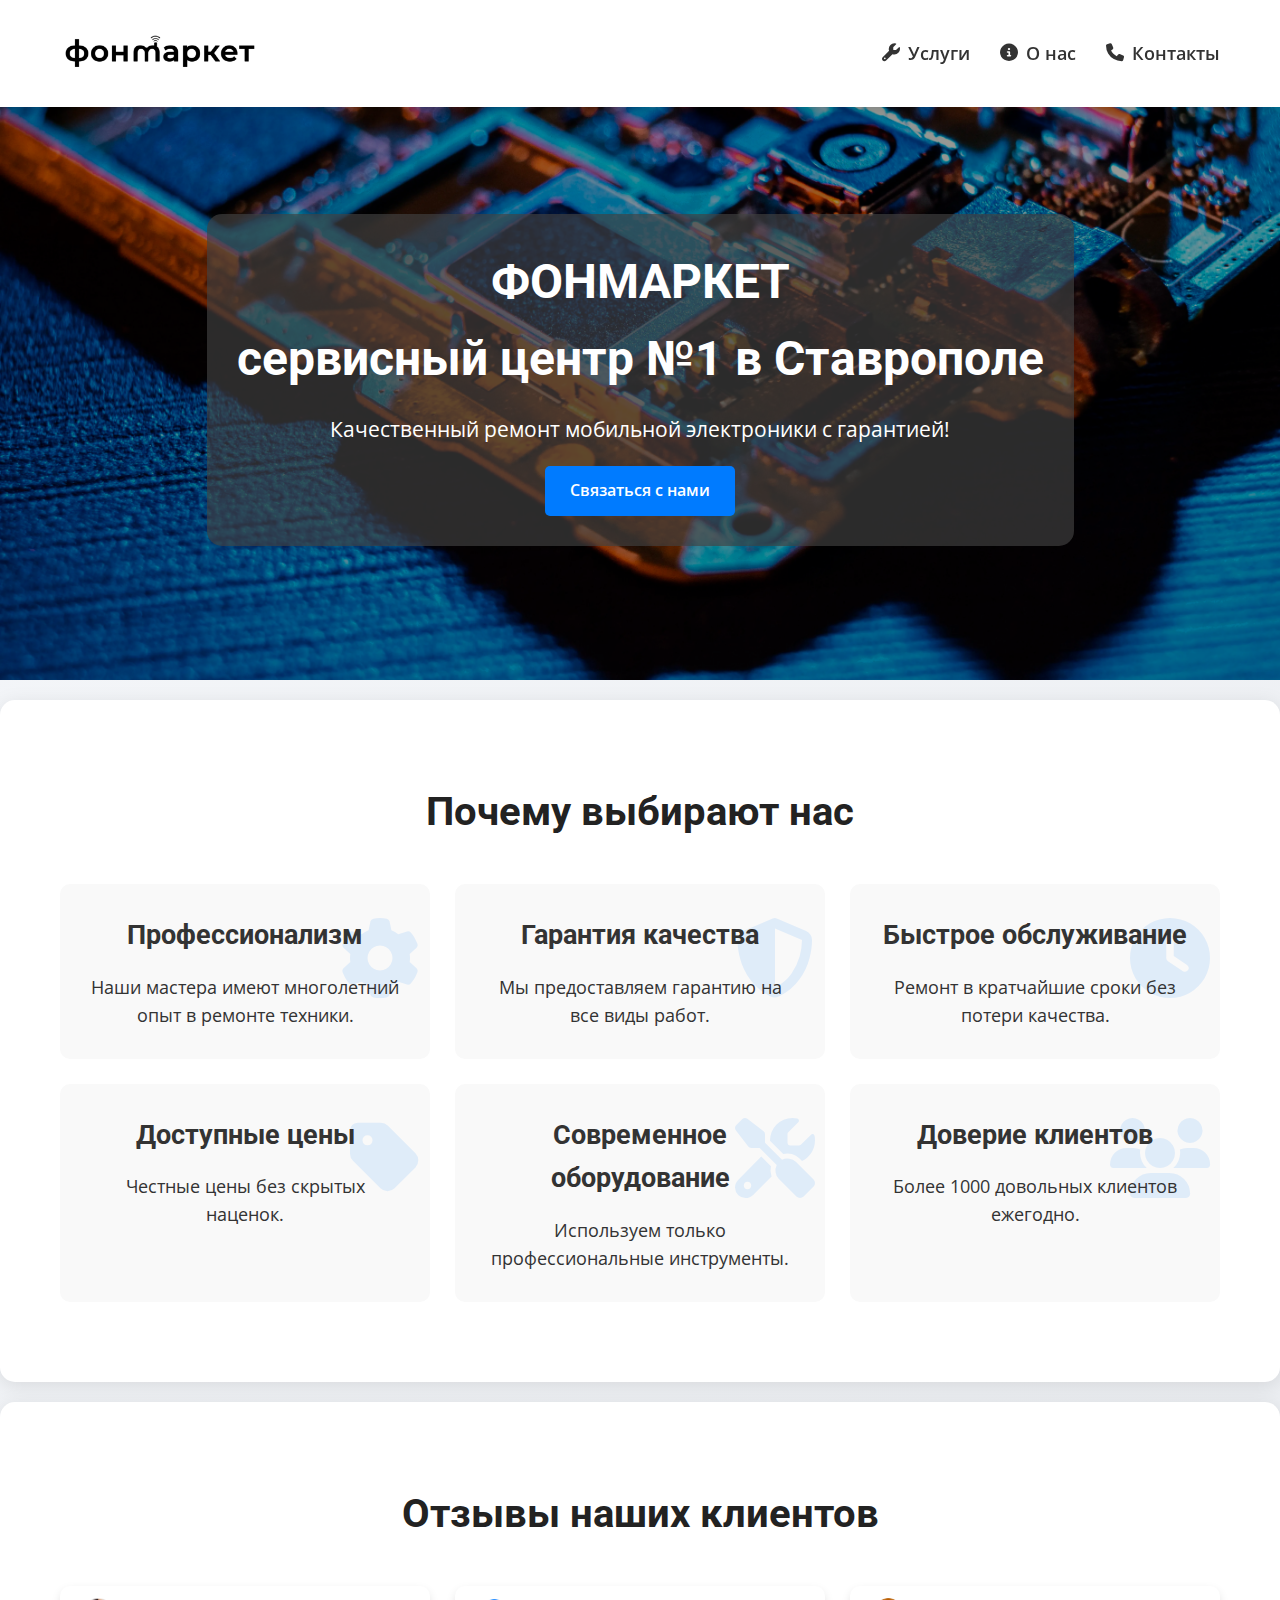
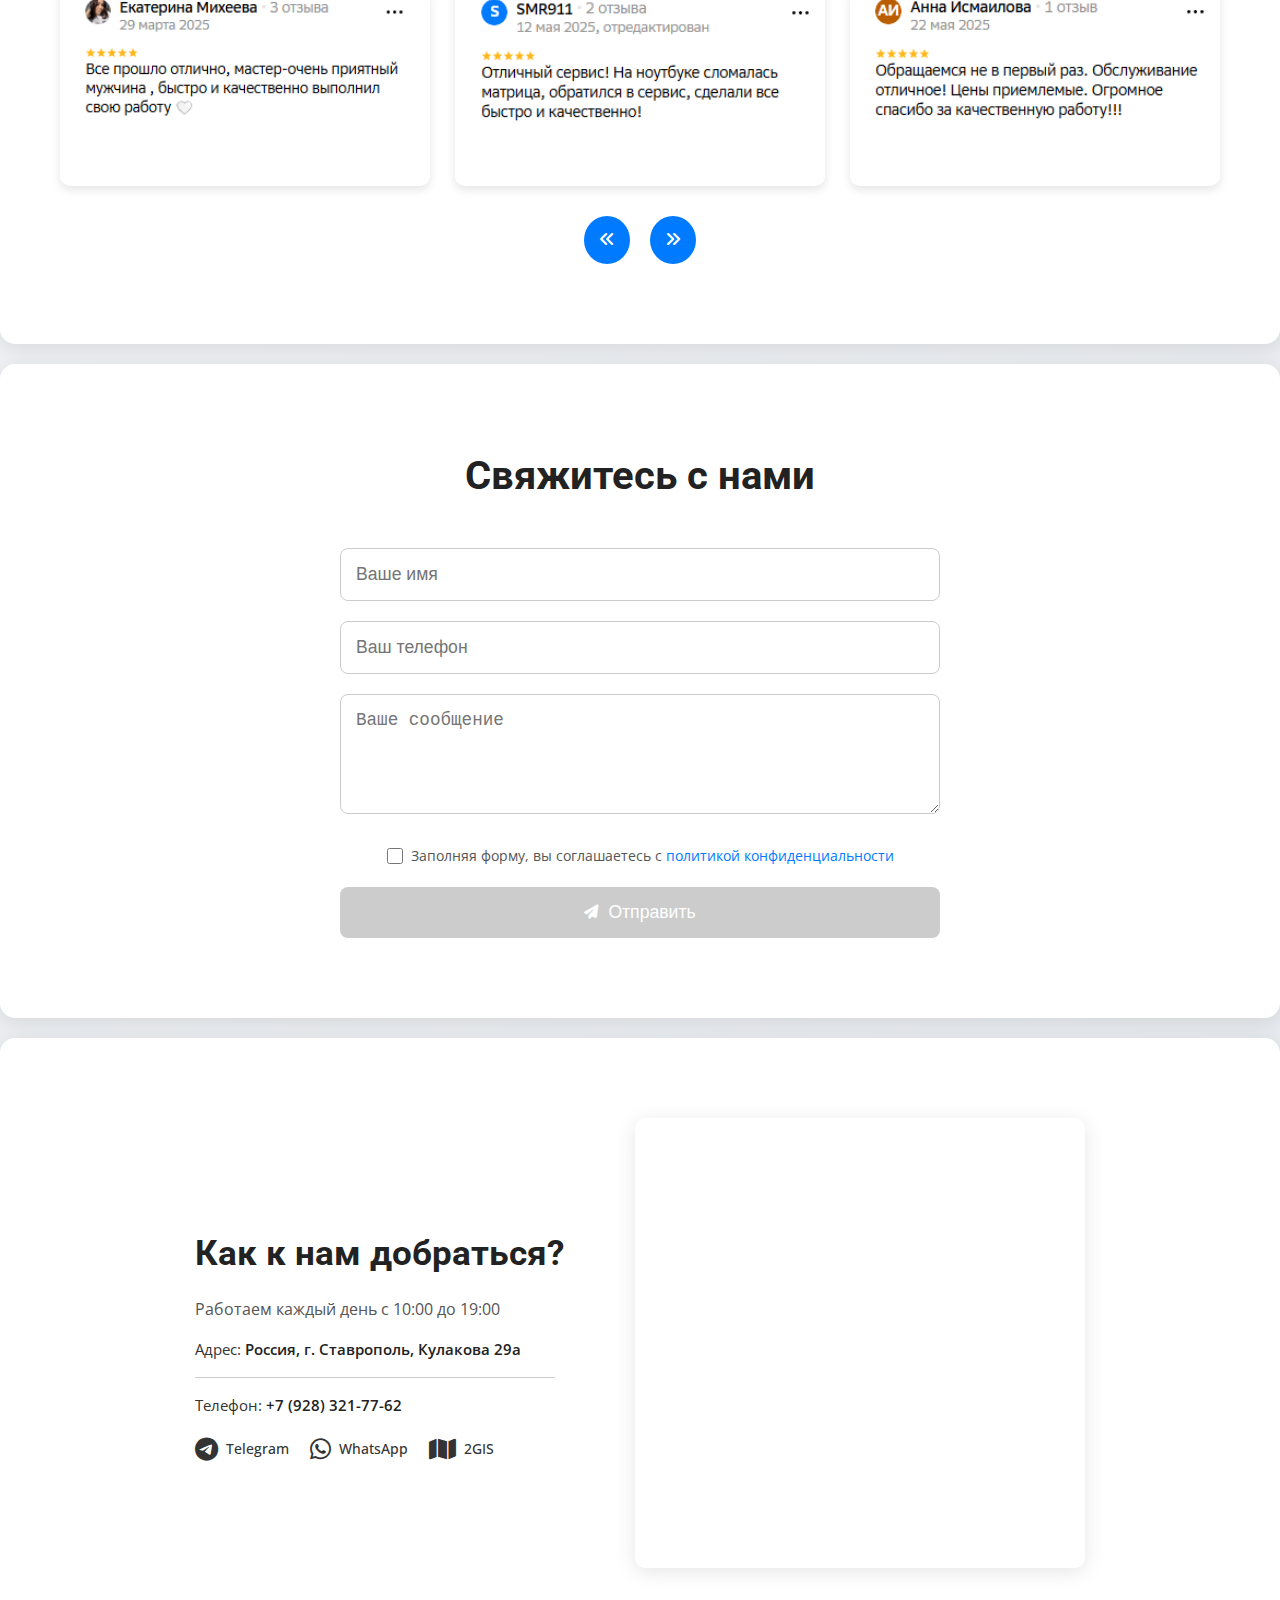
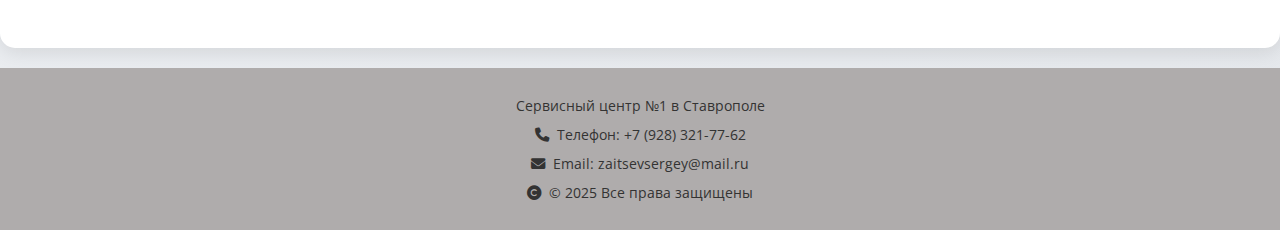
<file: index.html>
<!DOCTYPE html>
<html lang="ru">
<head>
    <meta charset="UTF-8">
    <meta name="viewport" content="width=device-width, initial-scale=1.0">
    <title>Фонмаркет - Сервисный центр в Ставрополе | Ремонт телефонов, ноутбуков, планшетов</title>
    <meta name="description" content="Фонмаркет - лучший сервисный центр в Ставрополе. Ремонт телефонов, ноутбуков, планшетов и другой техники. Качественно, быстро, с гарантией. Звоните!">
    <meta name="keywords" content="фонмаркет, сервисный центр ставрополь, хороший сервисный центр, ремонт телефонов ставрополь, ремонт ноутбуков ставрополь, ремонт планшетов ставрополь, ремонт техники ставрополь, сервисный центр фонмаркет, качественный ремонт техники, недорогой ремонт телефонов, срочный ремонт телефонов, ремонт смартфонов ставрополь, ремонт айфонов ставрополь, ремонт андроид ставрополь, ремонт электроники ставрополь, сервисный центр рядом, ремонт гаджетов ставрополь, замена экрана телефона ставрополь, ремонт компьютеров ставрополь, сервисный центр с гарантией, ремонт техники недорого, профессиональный ремонт техники, ремонт наушников ставрополь, ремонт колонок ставрополь, ремонт телевизоров ставрополь, ремонт часов ставрополь, сервисный центр отзывы, фонмаркет ставрополь отзывы, ремонт техники с выездом ставрополь, ремонт телефонов круглосуточно, сервисный центр в центре ставрополя, ремонт техники на дому, замена батареи телефона ставрополь, ремонт камеры телефона, ремонт микрофона телефона, ремонт динамиков телефона, ремонт кнопок телефона, ремонт разъёма зарядки, восстановление данных ставрополь, ремонт после воды ставрополь, диагностика техники ставрополь, ремонт электроники недорого, сервисный центр с доставкой, ремонт техники для бизнеса, ремонт игровых консолей ставрополь, ремонт пылесосов ставрополь, ремонт кофемашин ставрополь, ремонт микроволновок ставрополь, ремонт утюгов ставрополь, ремонт фенов ставрополь">
    <meta name="author" content="ИП Зайцев Сергей Владимирович - Фонмаркет">
    <meta name="robots" content="index, follow">
    <link rel="stylesheet" href="/css/styles.css">
    <link rel="stylesheet" href="/css/media.css">
    <link href="https://fonts.googleapis.com/css2?family=Roboto:wght@700&family=Open+Sans:wght@400;600&display=swap" rel="stylesheet">
    <link rel="stylesheet" href="https://cdnjs.cloudflare.com/ajax/libs/font-awesome/6.5.1/css/all.min.css">
    <link rel="icon" type="image/webp" href="/img/logo/logofon.webp">
    <link rel="apple-touch-icon" href="/img/logo/logofon.webp">
    <meta name="language" content="ru">
    <meta name="geo.region" content="RU-STA">
    <meta name="geo.placename" content="Ставрополь">
    <meta name="geo.position" content="45.06186;41.92501">
    <meta name="ICBM" content="45.06186, 41.92501">
    <meta property="og:title" content="Фонмаркет - Лучший сервисный центр в Ставрополе">
    <meta property="og:description" content="Ремонт телефонов, ноутбуков, планшетов и другой техники в Ставрополе. Быстро, качественно, с гарантией. Звоните в Фонмаркет!">
    <meta property="og:type" content="website">
    <meta property="og:url" content="https://fonmarket26.ru">
    <meta property="og:image" content="https://fonmarket26.ru/img/logo/logofon.webp">
    <meta property="og:site_name" content="Фонмаркет">
    <meta property="og:locale" content="ru_RU">
    <meta name="twitter:card" content="summary_large_image">
    <meta name="twitter:title" content="Фонмаркет - Сервисный центр в Ставрополе">
    <meta name="twitter:description" content="Качественный ремонт техники в Ставрополе: телефоны, ноутбуки, планшеты. Звоните в Фонмаркет!">
    <meta name="twitter:image" content="https://fonmarket26.ru/img/logo/logofon.webp">
    <meta name="apple-mobile-web-app-capable" content="yes">
    <meta name="theme-color" content="#ffffff">
    <meta name="business:contact_data:street_address" content="ул. Кулакова, д. 29а, Ставрополь">
    <meta name="business:contact_data:locality" content="Ставрополь">
    <meta name="business:contact_data:region" content="Ставропольский край">
    <meta name="business:contact_data:postal_code" content="355044">
    <meta name="business:contact_data:country_name" content="Россия">
    <meta name="business:contact_data:phone_number" content="+7 (928) 321-77-62">
    <meta name="business:contact_data:website" content="https://fonmarket26.ru">
    <meta name="DC.title" content="Фонмаркет - Сервисный центр Ставрополь">
    <meta name="DC.description" content="Ремонт телефонов, ноутбуков, планшетов в Ставрополе. Качественно и с гарантией.">
    <meta name="DC.subject" content="сервисный центр, ремонт техники, Ставрополь">
    <meta name="DC.language" content="ru">
    <meta name="DC.creator" content="ИП Зайцев Сергей Владимирович">
    <meta name="DC.publisher" content="Фонмаркет">
    <meta name="DC.date" content="2025-05-27">
    <meta name="DC.format" content="text/html">
    <meta name="DC.type" content="Service">
    <script type="application/ld+json">
    
    {
        "@context": "https://schema.org",
        "@type": "LocalBusiness",
        "name": "Фонмаркет",
        "description": "Сервисный центр в Ставрополе. Ремонт телефонов, ноутбуков, планшетов и другой техники.",
        "url": "https://fonmarket26.ru",
        "telephone": "+7-928-321-77-62",
        "address": {
            "@type": "PostalAddress",
            "streetAddress": "ул. Кулакова, д. 29а",
            "addressLocality": "Ставрополь",
            "addressRegion": "Ставропольский край",
            "postalCode": "355044",
            "addressCountry": "RU"
        },
        "geo": {
            "@type": "GeoCoordinates",
            "latitude": 45.06186,
            "longitude": 41.92501
        },
        "openingHours": "Mo-Su 10:00-19:00",
        "sameAs": [
            "https://t.me/+79188613561",
            "https://wa.me/+79283217762",
            "https://2gis.ru/stavropol/firm/8022565117274475"
        ],
        "image": "https://fonmarket26.ru/img/logo/logofon.webp",
        "priceRange": "$$",
        "hasMap": "https://www.google.com/maps/place/45.06186,41.92501",
        "aggregateRating": {
            "@type": "AggregateRating",
            "ratingValue": "4.8",
            "reviewCount": "150"
        },
        "review": [
            {
                "@type": "Review",
                "author": "Иван Иванов",
                "datePublished": "2025-01-15",
                "reviewBody": "Отличный сервис! Починили телефон за 2 часа.",
                "reviewRating": {
                    "@type": "Rating",
                    "ratingValue": "5"
                }
            }
        ],
        "makesOffer": {
            "@type": "Offer",
            "itemOffered": {
                "@type": "Service",
                "name": "Ремонт телефонов, ноутбуков и планшетов",
                "description": "Качественный ремонт техники в Ставрополе с гарантией."
            }
        },
        "subOrganization": {
            "@type": "Organization",
            "name": "Фонмаркет Сервис",
            "url": "https://fonmarket26.ru/services"
        },
        "legalName": "ИП Зайцев Сергей Владимирович",
        "taxID": "263512299008",
        "vatID": "307263520800072"
    }
    </script>

</head>
<body>
    <header class="header">
        <div class="container">
            <div class="logo">
                <a href="index.html"><img src="/img/logo/meow.webp" alt="Логотип" class="logo-img"></a>
            </div>
            <nav class="nav">
                <div class="burger-menu">
                    <i class="fas fa-bars"></i>
                </div>
                <ul class="nav-list">
                    <img src="/img/logo/meow.webp" alt="Логотип" >
                    <li><a href="services.html"><i class="fas fa-wrench"></i> Услуги</a></li>
                    <li><a href="about.html"><i class="fas fa-info-circle"></i> О нас</a></li>
                    <li><a href="#" class="open-modal"><i class="fas fa-phone"></i> Контакты</a></li>
                </ul>
            </nav>
        </div>
    </header>

    <section class="hero">
        <div class="hero-content">
            <h1>ФОНМАРКЕТ <br>сервисный центр №1 в Ставрополе</h1>
            <p>Качественный ремонт мобильной электроники с гарантией!</p>
            <a href="#contact-form" class="hero-btn">Связаться с нами</a>
        </div>
    </section>

    <section class="why-us">
        <div class="container">
            <h2>Почему выбирают нас</h2>
            <div class="why-us-grid">
                <div class="why-us-item" data-icon="fa-gear">
                    <h3>Профессионализм</h3>
                    <p>Наши мастера имеют многолетний опыт в ремонте техники.</p>
                </div>
                <div class="why-us-item" data-icon="fa-shield-alt">
                    <h3>Гарантия качества</h3>
                    <p>Мы предоставляем гарантию на все виды работ.</p>
                </div>
                <div class="why-us-item" data-icon="fa-clock">
                    <h3>Быстрое обслуживание</h3>
                    <p>Ремонт в кратчайшие сроки без потери качества.</p>
                </div>
                <div class="why-us-item" data-icon="fa-tag">
                    <h3>Доступные цены</h3>
                    <p>Честные цены без скрытых наценок.</p>
                </div>
                <div class="why-us-item" data-icon="fa-tools">
                    <h3>Современное оборудование</h3>
                    <p>Используем только профессиональные инструменты.</p>
                </div>
                <div class="why-us-item" data-icon="fa-users">
                    <h3>Доверие клиентов</h3>
                    <p>Более 1000 довольных клиентов ежегодно.</p>
                </div>
            </div>
        </div>
    </section>

    <section class="reviews">
        <div class="container">
            <h2>Отзывы наших клиентов</h2>
            <div class="reviews-grid"></div>
            <div class="reviews-nav">
                <button id="left" class="prev-btn"><i class="fas fa-angle-double-left"></i></button>
                <button id="right" class="next-btn"><i class="fas fa-angle-double-right"></i></button>
            </div>
        </div>
    </section>

    <section class="contact-form" id="contact-form">
        <div class="container">
            <h2>Свяжитесь с нами</h2>
            <form id="whatsapp-form">
                <input type="text" name="name" placeholder="Ваше имя" required>
                <input type="tel" name="phone" placeholder="Ваш телефон" required>
                <textarea name="message" placeholder="Ваше сообщение" required></textarea>
                <div class="form-consent">
                    <label>
                        <input type="checkbox" name="consent" required>
                      <p> Заполняя форму, вы соглашаетесь с <a href="privacy.html">политикой конфиденциальности</a></p>
                    </label>
                </div>
                <button type="submit" disabled><i class="fas fa-paper-plane"></i> Отправить</button>
            </form>
        </div>
    </section>

    <section class="map">
    <div class="container map-container">
        <div class="map-info">
            <h2>Как к нам добраться?</h2>
            <p class="schedule">Работаем каждый день с 10:00 до 19:00</p>
            <p>Адрес: <strong>Россия, г. Ставрополь, Кулакова 29а</strong></p>
            <hr class="divider">
            <p>Телефон: <strong>+7 (928) 321-77-62</strong></p>
            <div class="social-links">
                <a href="https://t.me/+79188613561" target="_blank" class="social-link">
                    <i class="fab fa-telegram-plane social-icon telegram"></i>
                    <span>Telegram</span>
                </a>
                <a href="https://wa.me/+79283217762" target="_blank" class="social-link">
                    <i class="fab fa-whatsapp social-icon whatsapp"></i>
                    <span>WhatsApp</span>
                </a>
                <a href="https://2gis.ru/stavropol/firm/8022565117274475" class="social-link">
                    <i class="fas fa-map social-icon twogis"></i>
                    <span>2GIS</span>
                </a>
            </div>
        </div>
        <div class="map-placeholder">
            <iframe src="https://www.google.com/maps/embed?pb=!1m18!1m12!1m3!1d704.5449208231915!2d41.92500973195983!3d45.061860069861595!2m3!1f0!2f0!3f0!3m2!1i1024!2i768!4f13.1!3m3!1m2!1s0x40f90746e74dcab1%3A0xbdc5049f6b549084!2z0KTQvtC90LzQsNGA0LrQtdGCIC0g0KDQtdC80L7QvdGCINGC0LXQu9C10YTQvtC90L7QsiDQuCDQsdGL0YLQvtCy0L7QuSDRgtC10YXQvdC40LrQuA!5e0!3m2!1sru!2sru!4v1748099931787!5m2!1sru!2sru" style="border:0;" allowfullscreen="" loading="lazy" referrerpolicy="no-referrer-when-downgrade"></iframe>
        </div>
    </div>
</section>

    <footer class="footer">
        <div class="container">
            <div class="footer-content">
                <p>Сервисный центр №1 в Ставрополе</p>
                <p><i class="fas fa-phone"></i> Телефон: +7 (928) 321-77-62</p>
                <p><i class="fas fa-envelope"></i> Email: zaitsevsergey@mail.ru</p>
                <p><i class="fas fa-copyright"></i> © 2025 Все права защищены</p>
            </div>
        </div>
    </footer>

    <div class="modal" id="contact-modal">
        <div class="modal-content">
            <span class="close-modal">×</span>
            <h3>Свяжитесь с нами</h3>
            <p>Выберите удобный способ связи:</p>
            <div class="modal-buttons">
                <a href="https://wa.me/+79283217762" target="_blank" class="modal-btn whatsapp-btn">
                    <i class="fab fa-whatsapp"></i> Перейти в WhatsApp
                </a>
                <a href="https://t.me/+79188613561" target="_blank" class="modal-btn telegram-btn">
                    <i class="fab fa-telegram-plane"></i> Перейти в Telegram
                </a>
            </div>
        </div>
    </div>

    <script src="/js/script.js"></script>
</body>
</html>
</file>
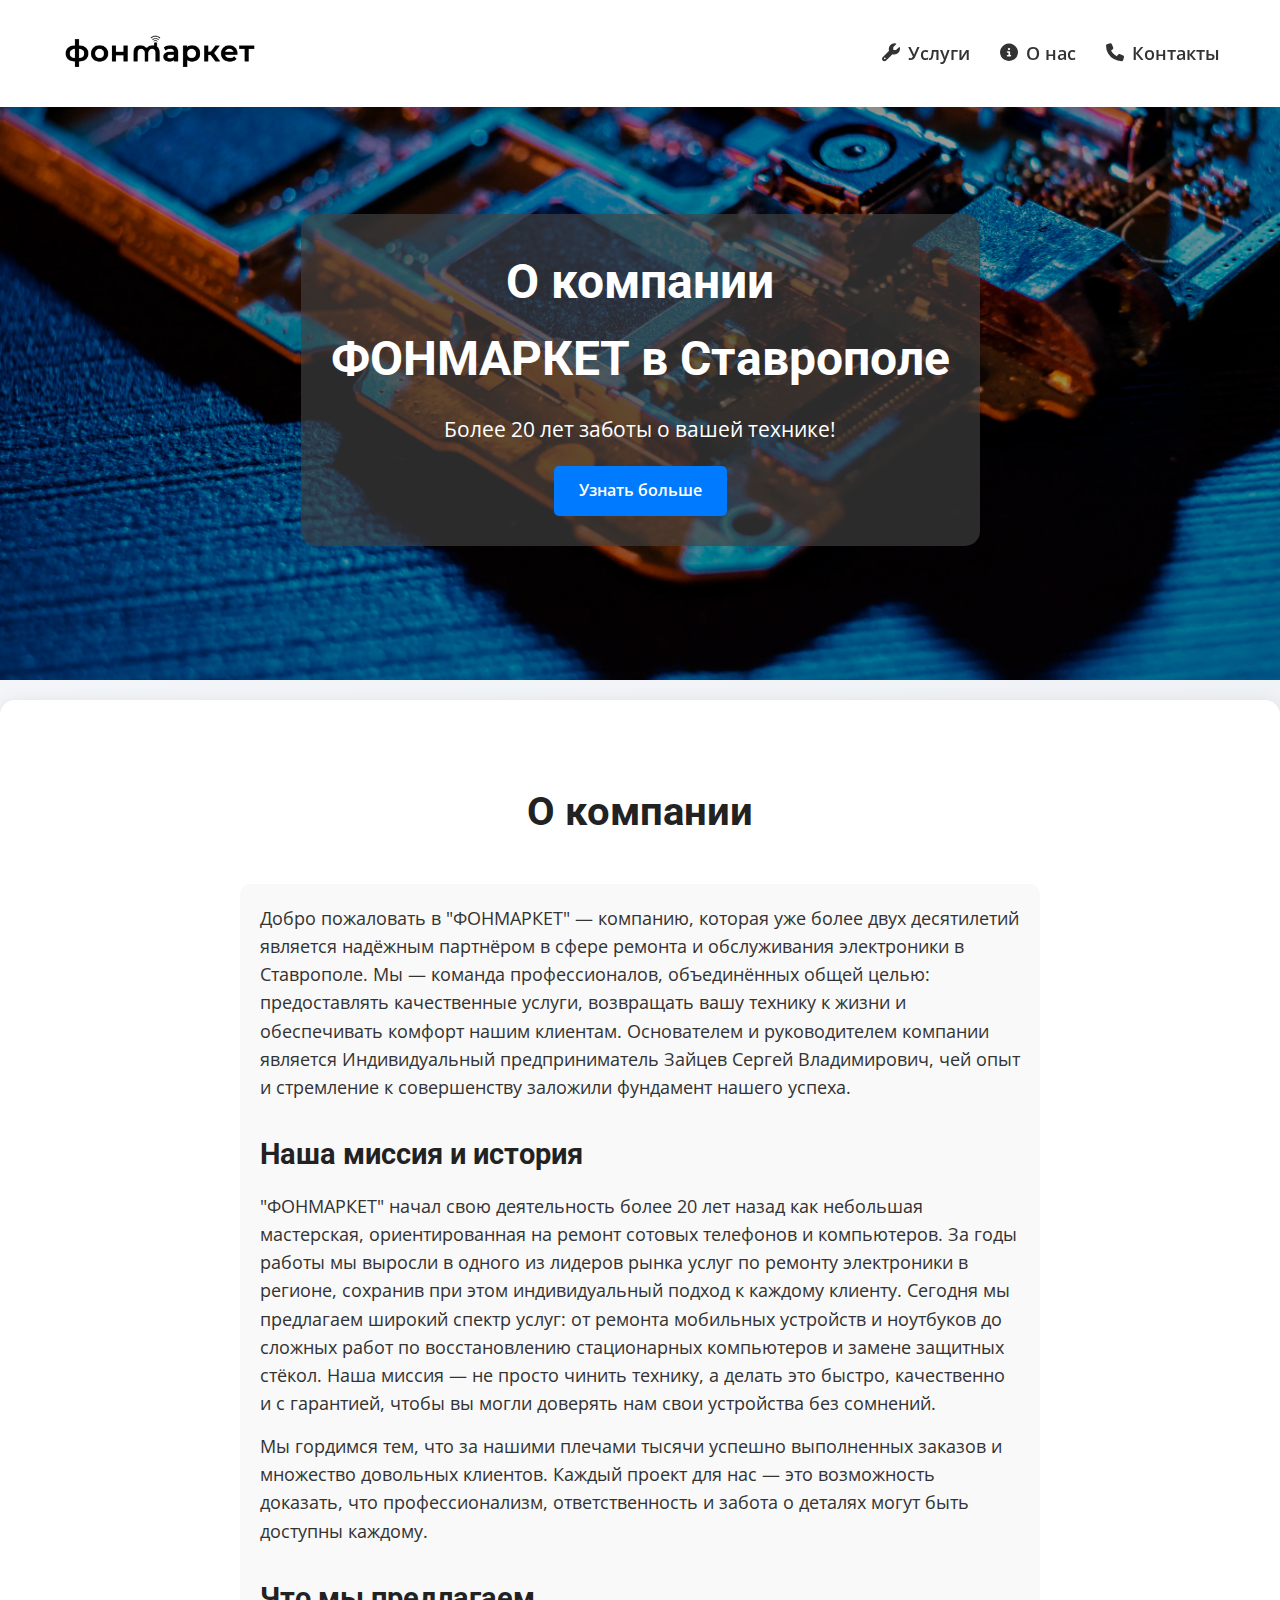
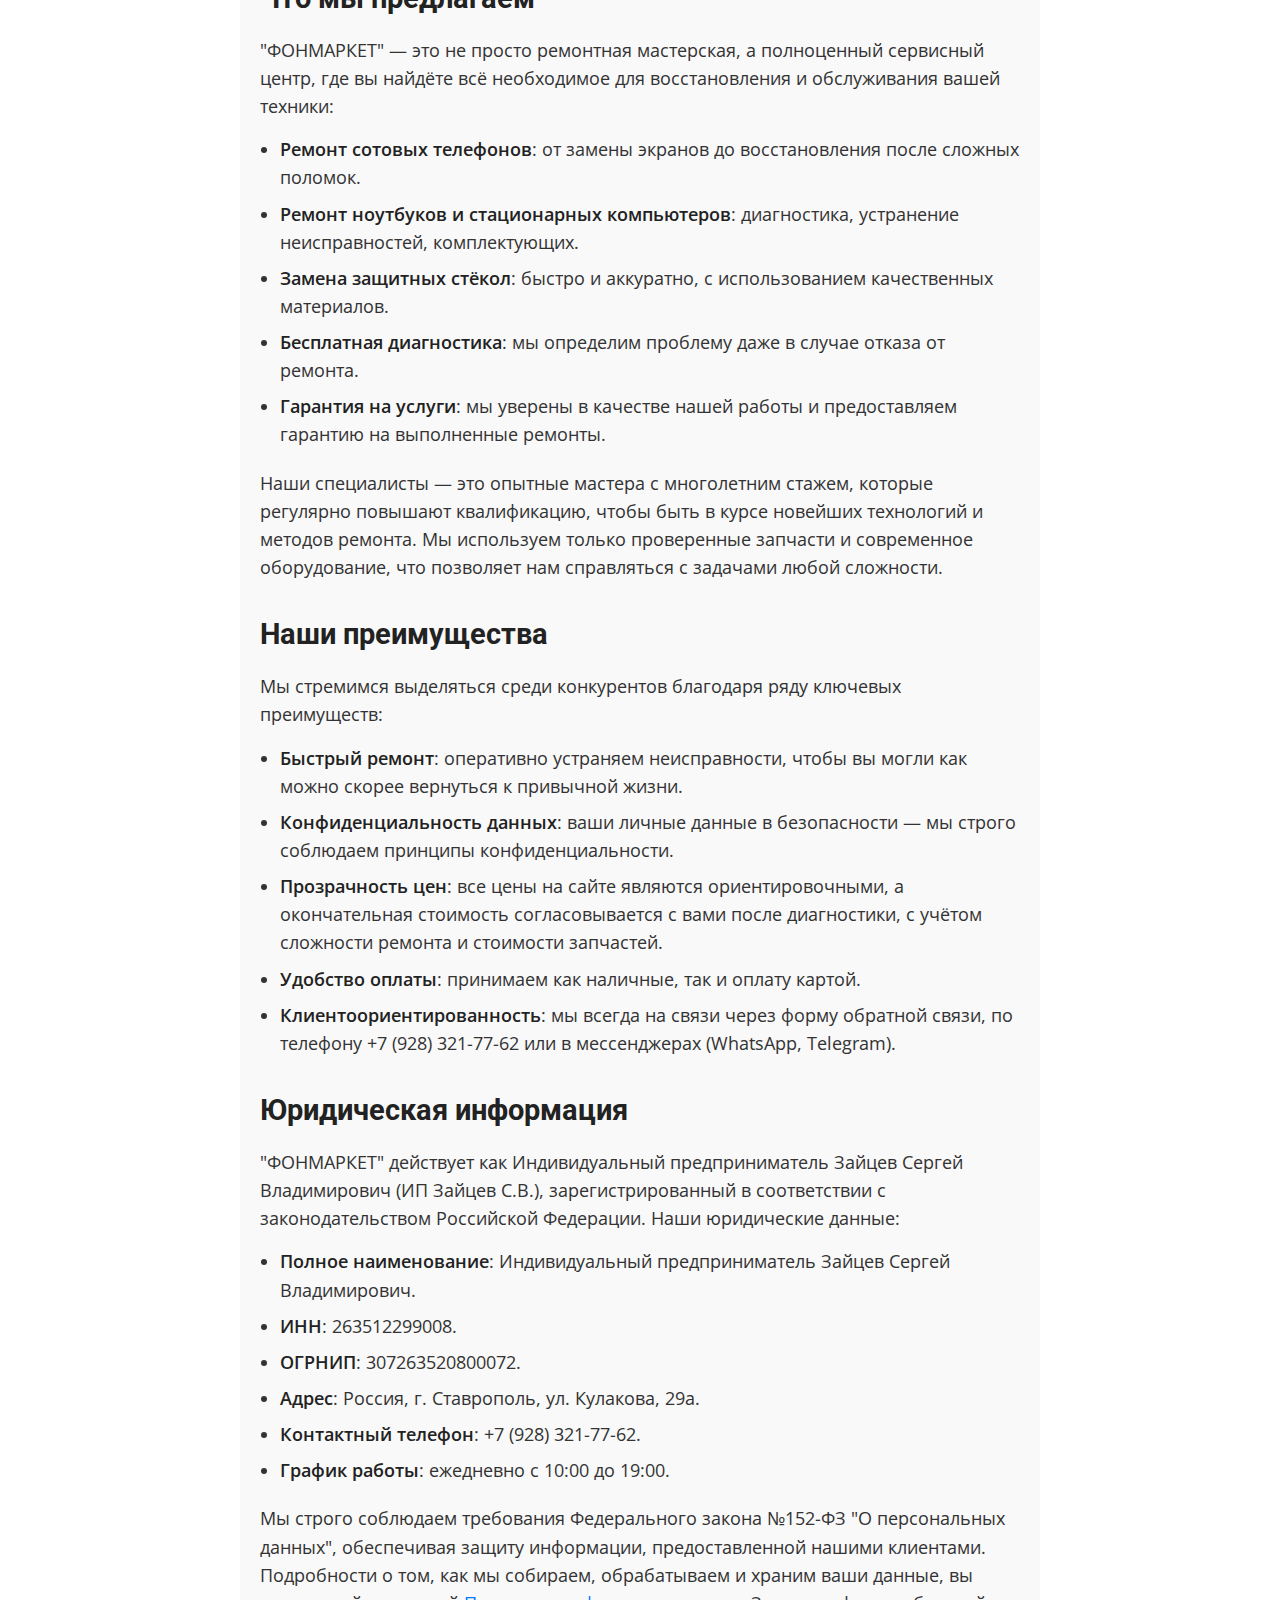
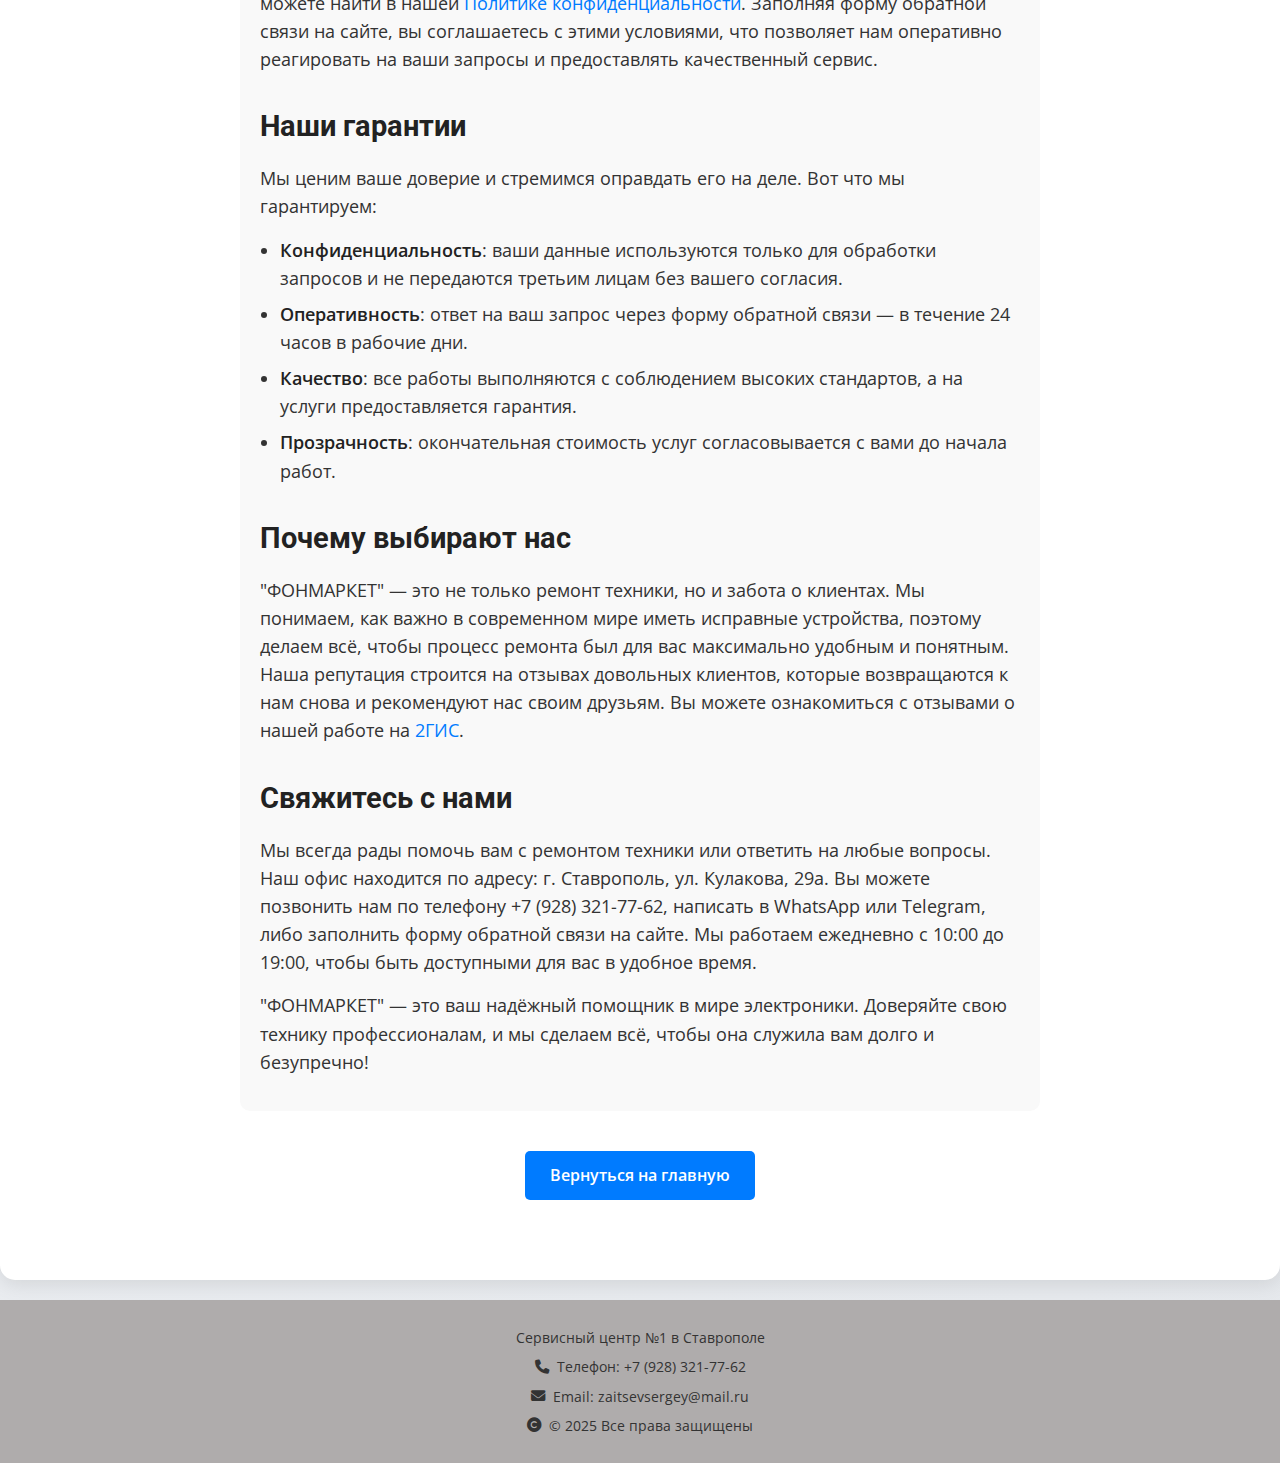
<file: about.html>
<!DOCTYPE html>
<html lang="ru">
<head>
    <meta charset="UTF-8">
    <meta name="viewport" content="width=device-width, initial-scale=1.0">
    <title>О нас - Фонмаркет | Сервисный центр в Ставрополе</title>
    <meta name="description" content="Узнайте больше о Фонмаркет - сервисном центре в Ставрополе. Более 20 лет опыта в ремонте телефонов, ноутбуков, планшетов и другой техники.">
    <meta name="keywords" content="о нас фонмаркет, сервисный центр ставрополь, фонмаркет ставрополь, ремонт техники ставрополь, история фонмаркет, профессиональный ремонт техники, команда фонмаркет, сервисный центр с опытом, ремонт электроники ставрополь, качественный сервисный центр, надежный ремонт техники, ремонт телефонов ставрополь, ремонт ноутбуков ставрополь">
    <meta name="author" content="ИП Зайцев Сергей Владимирович - Фонмаркет">
    <meta name="robots" content="index, follow">
    <link rel="stylesheet" href="./css/styles.css">
    <link rel="stylesheet" href="./css/media.css">
    <link href="https://fonts.googleapis.com/css2?family=Roboto:wght@700&family=Open+Sans:wght@400;600&display=swap" rel="stylesheet">
    <link rel="stylesheet" href="https://cdnjs.cloudflare.com/ajax/libs/font-awesome/6.5.1/css/all.min.css">
    <link rel="icon" type="image/webp" href="./img/logo/logofon.webp">
    <link rel="apple-touch-icon" href="./img/logo/logofon.webp">
    <meta name="language" content="ru">
    <meta name="geo.region" content="RU-STA">
    <meta name="geo.placename" content="Ставрополь">
    <meta name="geo.position" content="45.06186;41.92501">
    <meta name="ICBM" content="45.06186, 41.92501">
    <meta property="og:title" content="О нас - Фонмаркет | Сервисный центр в Ставрополе">
    <meta property="og:description" content="Фонмаркет - ваш надёжный сервисный центр в Ставрополе. Более 20 лет опыта в ремонте техники.">
    <meta property="og:type" content="website">
    <meta property="og:url" content="https://fonmarket26.ru/about">
    <meta property="og:image" content="https://fonmarket26.ru/img/logo/logofon.webp">
    <meta property="og:site_name" content="Фонмаркет">
    <meta property="og:locale" content="ru_RU">
    <meta name="twitter:card" content="summary_large_image">
    <meta name="twitter:title" content="О нас - Фонмаркет | Сервисный центр в Ставрополе">
    <meta name="twitter:description" content="Фонмаркет - ваш надёжный сервисный центр в Ставрополе. Более 20 лет опыта в ремонте техники.">
    <meta name="twitter:image" content="https://fonmarket26.ru/img/logo/logofon.webp">
    <meta name="apple-mobile-web-app-capable" content="yes">
    <meta name="theme-color" content="#ffffff">
    <meta name="business:contact_data:street_address" content="ул. Кулакова, д. 29а, Ставрополь">
    <meta name="business:contact_data:locality" content="Ставрополь">
    <meta name="business:contact_data:region" content="Ставропольский край">
    <meta name="business:contact_data:postal_code" content="355044">
    <meta name="business:contact_data:country_name" content="Россия">
    <meta name="business:contact_data:phone_number" content="+7 (928) 321-77-62">
    <meta name="business:contact_data:website" content="https://fonmarket26.ru">
    <meta name="DC.title" content="О нас - Фонмаркет | Сервисный центр в Ставрополе">
    <meta name="DC.description" content="Фонмаркет - ваш надёжный сервисный центр в Ставрополе. Более 20 лет опыта в ремонте техники.">
    <meta name="DC.subject" content="о нас, сервисный центр, Ставрополь">
    <meta name="DC.language" content="ru">
    <meta name="DC.creator" content="ИП Зайцев Сергей Владимирович">
    <meta name="DC.publisher" content="Фонмаркет">
    <meta name="DC.date" content="2025-05-27">
    <meta name="DC.format" content="text/html">
    <meta name="DC.type" content="Service">
    <script type="application/ld+json">
    {
        "@context": "https://schema.org",
        "@type": "LocalBusiness",
        "name": "Фонмаркет",
        "description": "Узнайте больше о Фонмаркет - сервисном центре в Ставрополе с более чем 20-летним опытом в ремонте техники.",
        "url": "https://fonmarket26.ru/about",
        "telephone": "+7-928-321-77-62",
        "address": {
            "@type": "PostalAddress",
            "streetAddress": "ул. Кулакова, д. 29а",
            "addressLocality": "Ставрополь",
            "addressRegion": "Ставропольский край",
            "postalCode": "355044",
            "addressCountry": "RU"
        },
        "geo": {
            "@type": "GeoCoordinates",
            "latitude": 45.06186,
            "longitude": 41.92501
        },
        "openingHours": "Mo-Su 10:00-19:00",
        "sameAs": [
            "https://t.me/+79188613561",
            "https://wa.me/+79283217762",
            "https://2gis.ru/stavropol/firm/8022565117274475"
        ],
        "image": "https://fonmarket26.ru/img/logo/logofon.webp",
        "priceRange": "$$",
        "hasMap": "https://www.google.com/maps/place/45.06186,41.92501",
        "legalName": "ИП Зайцев Сергей Владимирович",
        "taxID": "263512299008",
        "vatID": "307263520800072"
    }
    </script>
</head>
<body>
    <header class="header">
        <div class="container">
            <div class="logo">
                <a href="index.html"><img src="./img/logo/meow.webp" alt="Логотип" class="logo-img"></a>
            </div>
            <nav class="nav">
                <div class="burger-menu">
                    <i class="fas fa-bars"></i>
                </div>
                <ul class="nav-list">
                    <img src="./img/logo/meow.webp" alt="Логотип">
                    <li><a href="services.html"><i class="fas fa-wrench"></i> Услуги</a></li>
                    <li><a href="about.html"><i class="fas fa-info-circle"></i> О нас</a></li>
                    <li><a href="#" class="open-modal"><i class="fas fa-phone"></i> Контакты</a></li>
                </ul>
            </nav>
        </div>
    </header>

    <section class="hero">
        <div class="hero-content">
            <h1>О компании <br>ФОНМАРКЕТ в Ставрополе</h1>
            <p>Более 20 лет заботы о вашей технике!</p>
            <a href="#about-content" class="hero-btn">Узнать больше</a>
        </div>
    </section>

    <section class="about" id="about-content">
        <div class="container">
            <h2>О компании</h2>
            <div class="about-content">
                <p>Добро пожаловать в "ФОНМАРКЕТ" — компанию, которая уже более двух десятилетий является надёжным партнёром в сфере ремонта и обслуживания электроники в Ставрополе. Мы — команда профессионалов, объединённых общей целью: предоставлять качественные услуги, возвращать вашу технику к жизни и обеспечивать комфорт нашим клиентам. Основателем и руководителем компании является Индивидуальный предприниматель Зайцев Сергей Владимирович, чей опыт и стремление к совершенству заложили фундамент нашего успеха.</p>

                <h3>Наша миссия и история</h3>
                <p>"ФОНМАРКЕТ" начал свою деятельность более 20 лет назад как небольшая мастерская, ориентированная на ремонт сотовых телефонов и компьютеров. За годы работы мы выросли в одного из лидеров рынка услуг по ремонту электроники в регионе, сохранив при этом индивидуальный подход к каждому клиенту. Сегодня мы предлагаем широкий спектр услуг: от ремонта мобильных устройств и ноутбуков до сложных работ по восстановлению стационарных компьютеров и замене защитных стёкол. Наша миссия — не просто чинить технику, а делать это быстро, качественно и с гарантией, чтобы вы могли доверять нам свои устройства без сомнений.</p>
                <p>Мы гордимся тем, что за нашими плечами тысячи успешно выполненных заказов и множество довольных клиентов. Каждый проект для нас — это возможность доказать, что профессионализм, ответственность и забота о деталях могут быть доступны каждому.</p>

                <h3>Что мы предлагаем</h3>
                <p>"ФОНМАРКЕТ" — это не просто ремонтная мастерская, а полноценный сервисный центр, где вы найдёте всё необходимое для восстановления и обслуживания вашей техники:</p>
                <ul>
                    <li><strong>Ремонт сотовых телефонов</strong>: от замены экранов до восстановления после сложных поломок.</li>
                    <li><strong>Ремонт ноутбуков и стационарных компьютеров</strong>: диагностика, устранение неисправностей, комплектующих.</li>
                    <li><strong>Замена защитных стёкол</strong>: быстро и аккуратно, с использованием качественных материалов.</li>
                    <li><strong>Бесплатная диагностика</strong>: мы определим проблему даже в случае отказа от ремонта.</li>
                    <li><strong>Гарантия на услуги</strong>: мы уверены в качестве нашей работы и предоставляем гарантию на выполненные ремонты.</li>
                </ul>
                <p>Наши специалисты — это опытные мастера с многолетним стажем, которые регулярно повышают квалификацию, чтобы быть в курсе новейших технологий и методов ремонта. Мы используем только проверенные запчасти и современное оборудование, что позволяет нам справляться с задачами любой сложности.</p>

                <h3>Наши преимущества</h3>
                <p>Мы стремимся выделяться среди конкурентов благодаря ряду ключевых преимуществ:</p>
                <ul>
                    <li><strong>Быстрый ремонт</strong>: оперативно устраняем неисправности, чтобы вы могли как можно скорее вернуться к привычной жизни.</li>
                    <li><strong>Конфиденциальность данных</strong>: ваши личные данные в безопасности — мы строго соблюдаем принципы конфиденциальности.</li>
                    <li><strong>Прозрачность цен</strong>: все цены на сайте являются ориентировочными, а окончательная стоимость согласовывается с вами после диагностики, с учётом сложности ремонта и стоимости запчастей.</li>
                    <li><strong>Удобство оплаты</strong>: принимаем как наличные, так и оплату картой.</li>
                    <li><strong>Клиентоориентированность</strong>: мы всегда на связи через форму обратной связи, по телефону +7 (928) 321-77-62 или в мессенджерах (WhatsApp, Telegram).</li>
                </ul>

                <h3>Юридическая информация</h3>
                <p>"ФОНМАРКЕТ" действует как Индивидуальный предприниматель Зайцев Сергей Владимирович (ИП Зайцев С.В.), зарегистрированный в соответствии с законодательством Российской Федерации. Наши юридические данные:</p>
                <ul>
                    <li><strong>Полное наименование</strong>: Индивидуальный предприниматель Зайцев Сергей Владимирович.</li>
                    <li><strong>ИНН</strong>: 263512299008.</li>
                    <li><strong>ОГРНИП</strong>: 307263520800072.</li>
                    <li><strong>Адрес</strong>: Россия, г. Ставрополь, ул. Кулакова, 29а.</li>
                    <li><strong>Контактный телефон</strong>: +7 (928) 321-77-62.</li>
                    <li><strong>График работы</strong>: ежедневно с 10:00 до 19:00.</li>
                </ul>
                <p>Мы строго соблюдаем требования Федерального закона №152-ФЗ "О персональных данных", обеспечивая защиту информации, предоставленной нашими клиентами. Подробности о том, как мы собираем, обрабатываем и храним ваши данные, вы можете найти в нашей <a href="privacy.html">Политике конфиденциальности</a>. Заполняя форму обратной связи на сайте, вы соглашаетесь с этими условиями, что позволяет нам оперативно реагировать на ваши запросы и предоставлять качественный сервис.</p>

                <h3>Наши гарантии</h3>
                <p>Мы ценим ваше доверие и стремимся оправдать его на деле. Вот что мы гарантируем:</p>
                <ul>
                    <li><strong>Конфиденциальность</strong>: ваши данные используются только для обработки запросов и не передаются третьим лицам без вашего согласия.</li>
                    <li><strong>Оперативность</strong>: ответ на ваш запрос через форму обратной связи — в течение 24 часов в рабочие дни.</li>
                    <li><strong>Качество</strong>: все работы выполняются с соблюдением высоких стандартов, а на услуги предоставляется гарантия.</li>
                    <li><strong>Прозрачность</strong>: окончательная стоимость услуг согласовывается с вами до начала работ.</li>
                </ul>

                <h3>Почему выбирают нас</h3>
                <p>"ФОНМАРКЕТ" — это не только ремонт техники, но и забота о клиентах. Мы понимаем, как важно в современном мире иметь исправные устройства, поэтому делаем всё, чтобы процесс ремонта был для вас максимально удобным и понятным. Наша репутация строится на отзывах довольных клиентов, которые возвращаются к нам снова и рекомендуют нас своим друзьям. Вы можете ознакомиться с отзывами о нашей работе на <a href="https://2gis.ru/stavropol/firm/8022565117274475/tab/reviews?utm_source=widget_firm" target="_blank" rel="noopener">2ГИС</a>.</p>

                <h3>Свяжитесь с нами</h3>
                <p>Мы всегда рады помочь вам с ремонтом техники или ответить на любые вопросы. Наш офис находится по адресу: г. Ставрополь, ул. Кулакова, 29а. Вы можете позвонить нам по телефону +7 (928) 321-77-62, написать в WhatsApp или Telegram, либо заполнить форму обратной связи на сайте. Мы работаем ежедневно с 10:00 до 19:00, чтобы быть доступными для вас в удобное время.</p>
                <p>"ФОНМАРКЕТ" — это ваш надёжный помощник в мире электроники. Доверяйте свою технику профессионалам, и мы сделаем всё, чтобы она служила вам долго и безупречно!</p>
            </div>
            <div class="back-to-main">
                <a href="index.html" class="back-btn">Вернуться на главную</a>
            </div>
        </div>
    </section>

    <footer class="footer">
        <div class="container">
            <div class="footer-content">
                <p>Сервисный центр №1 в Ставрополе</p>
                <p><i class="fas fa-phone"></i> Телефон: +7 (928) 321-77-62</p>
                <p><i class="fas fa-envelope"></i> Email: zaitsevsergey@mail.ru</p>
                <p><i class="fas fa-copyright"></i> © 2025 Все права защищены</p>
            </div>
        </div>
    </footer>

    <div class="modal" id="contact-modal">
        <div class="modal-content">
            <span class="close-modal">×</span>
            <h3>Свяжитесь с нами</h3>
            <p>Выберите удобный способ связи:</p>
            <div class="modal-buttons">
                <a href="https://wa.me/+79283217762" target="_blank" class="modal-btn whatsapp-btn">
                    <i class="fab fa-whatsapp"></i> Перейти в WhatsApp
                </a>
                <a href="https://t.me/+79188613561" target="_blank" class="modal-btn telegram-btn">
                    <i class="fab fa-telegram-plane"></i> Перейти в Telegram
                </a>
            </div>
        </div>
    </div>

    <script src="./js/script.js"></script>
</body>
</html>
</file>
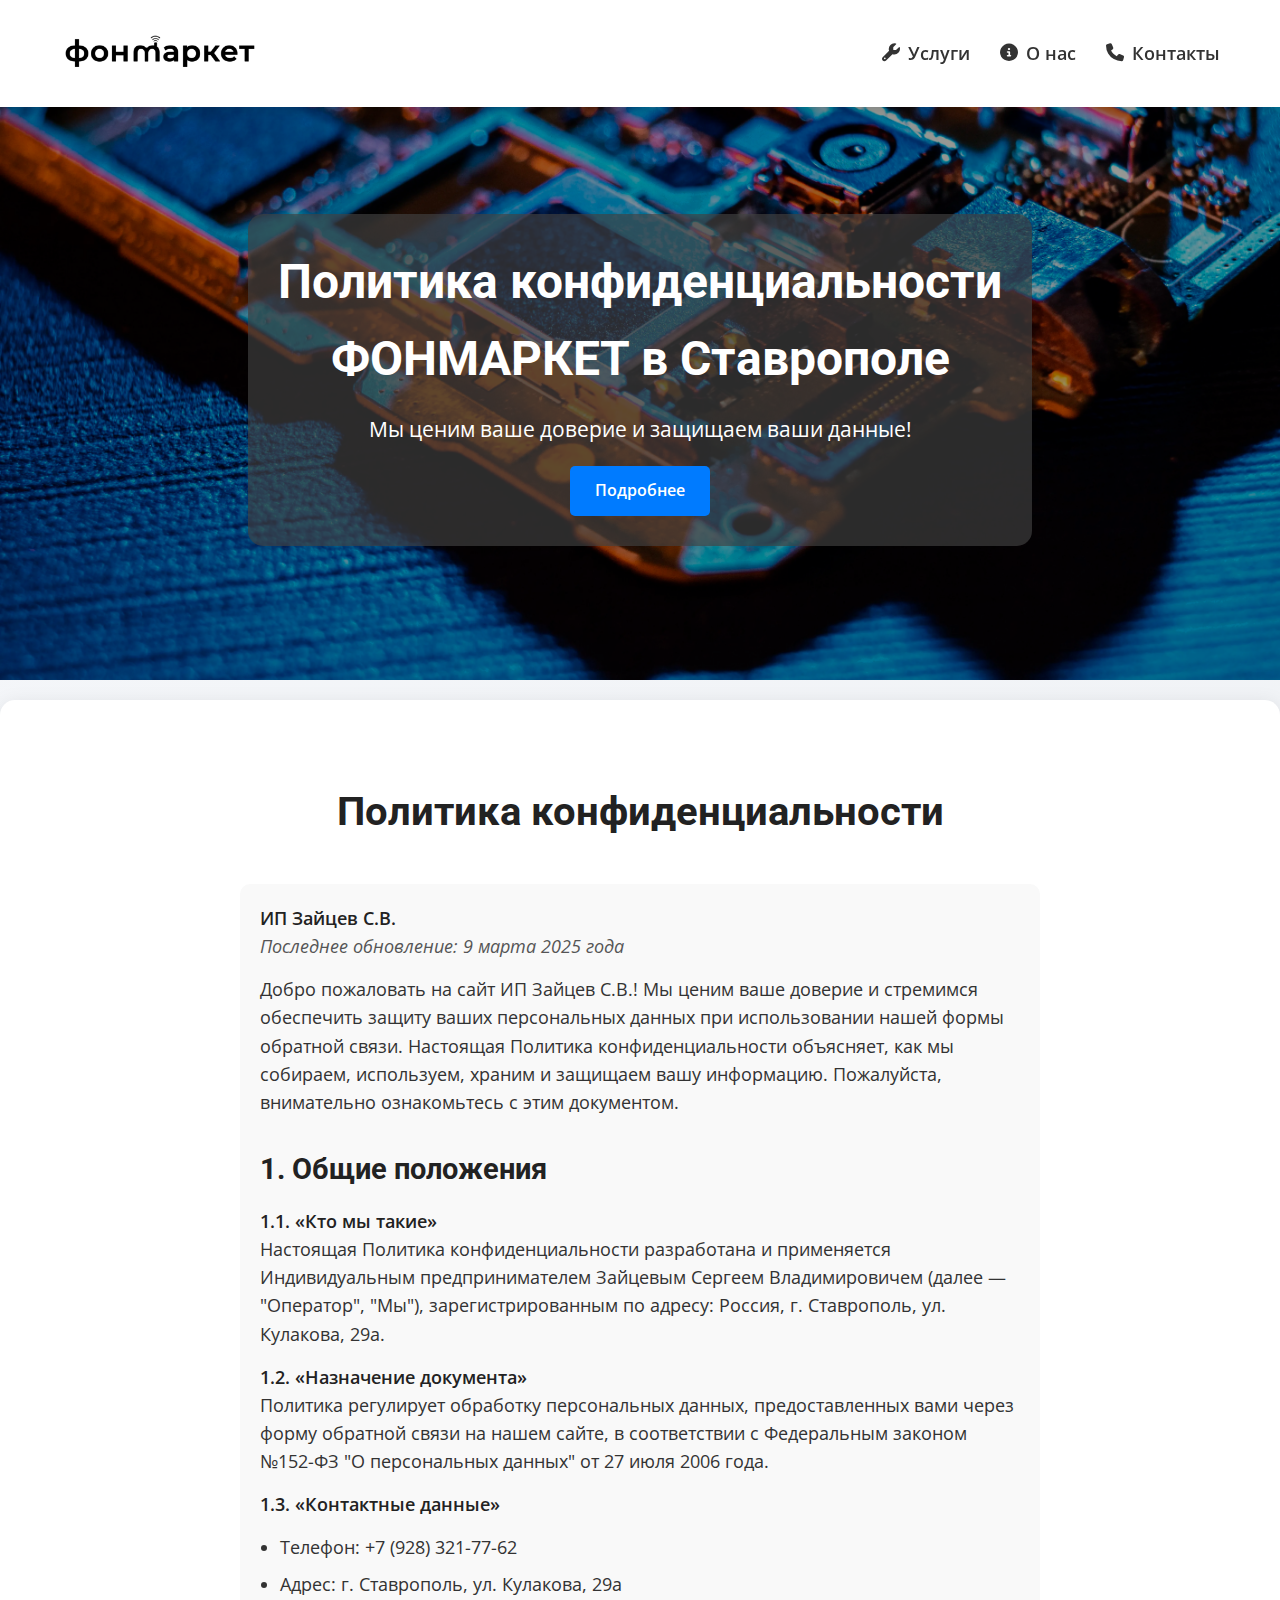
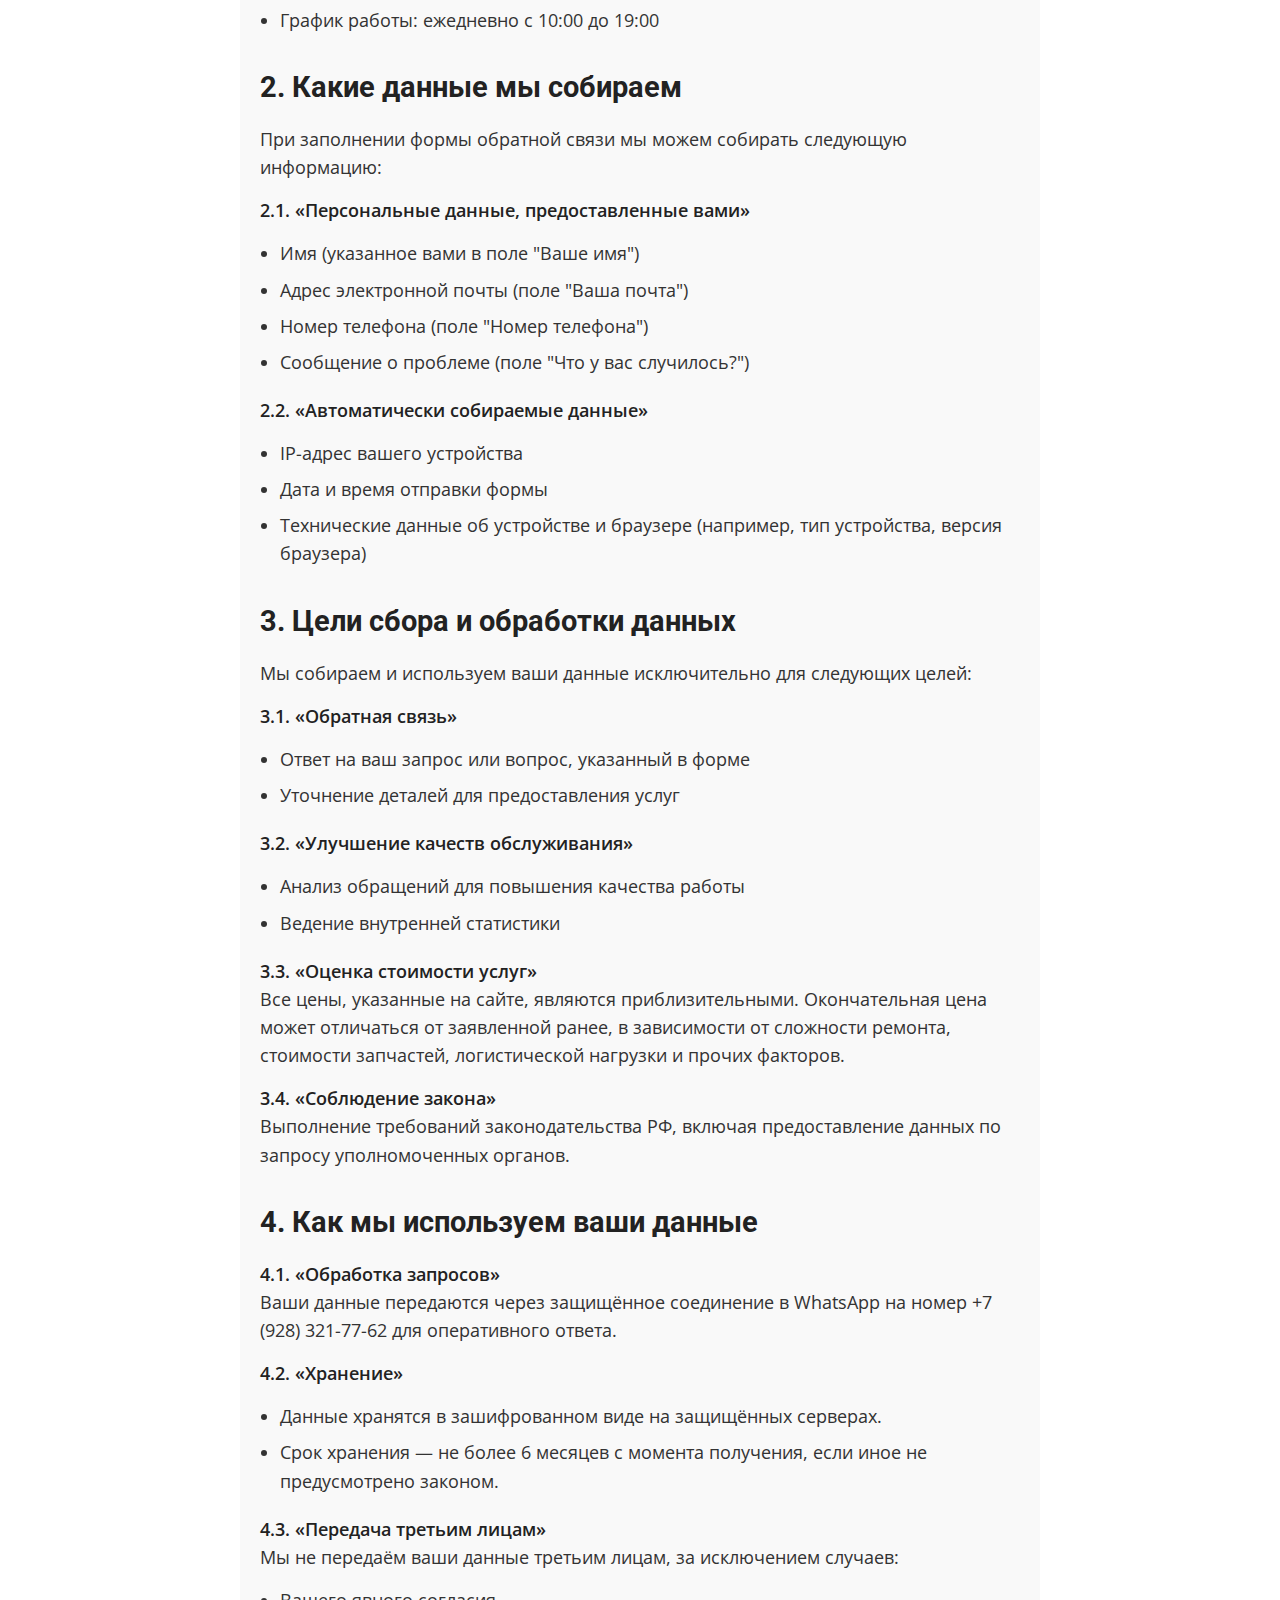
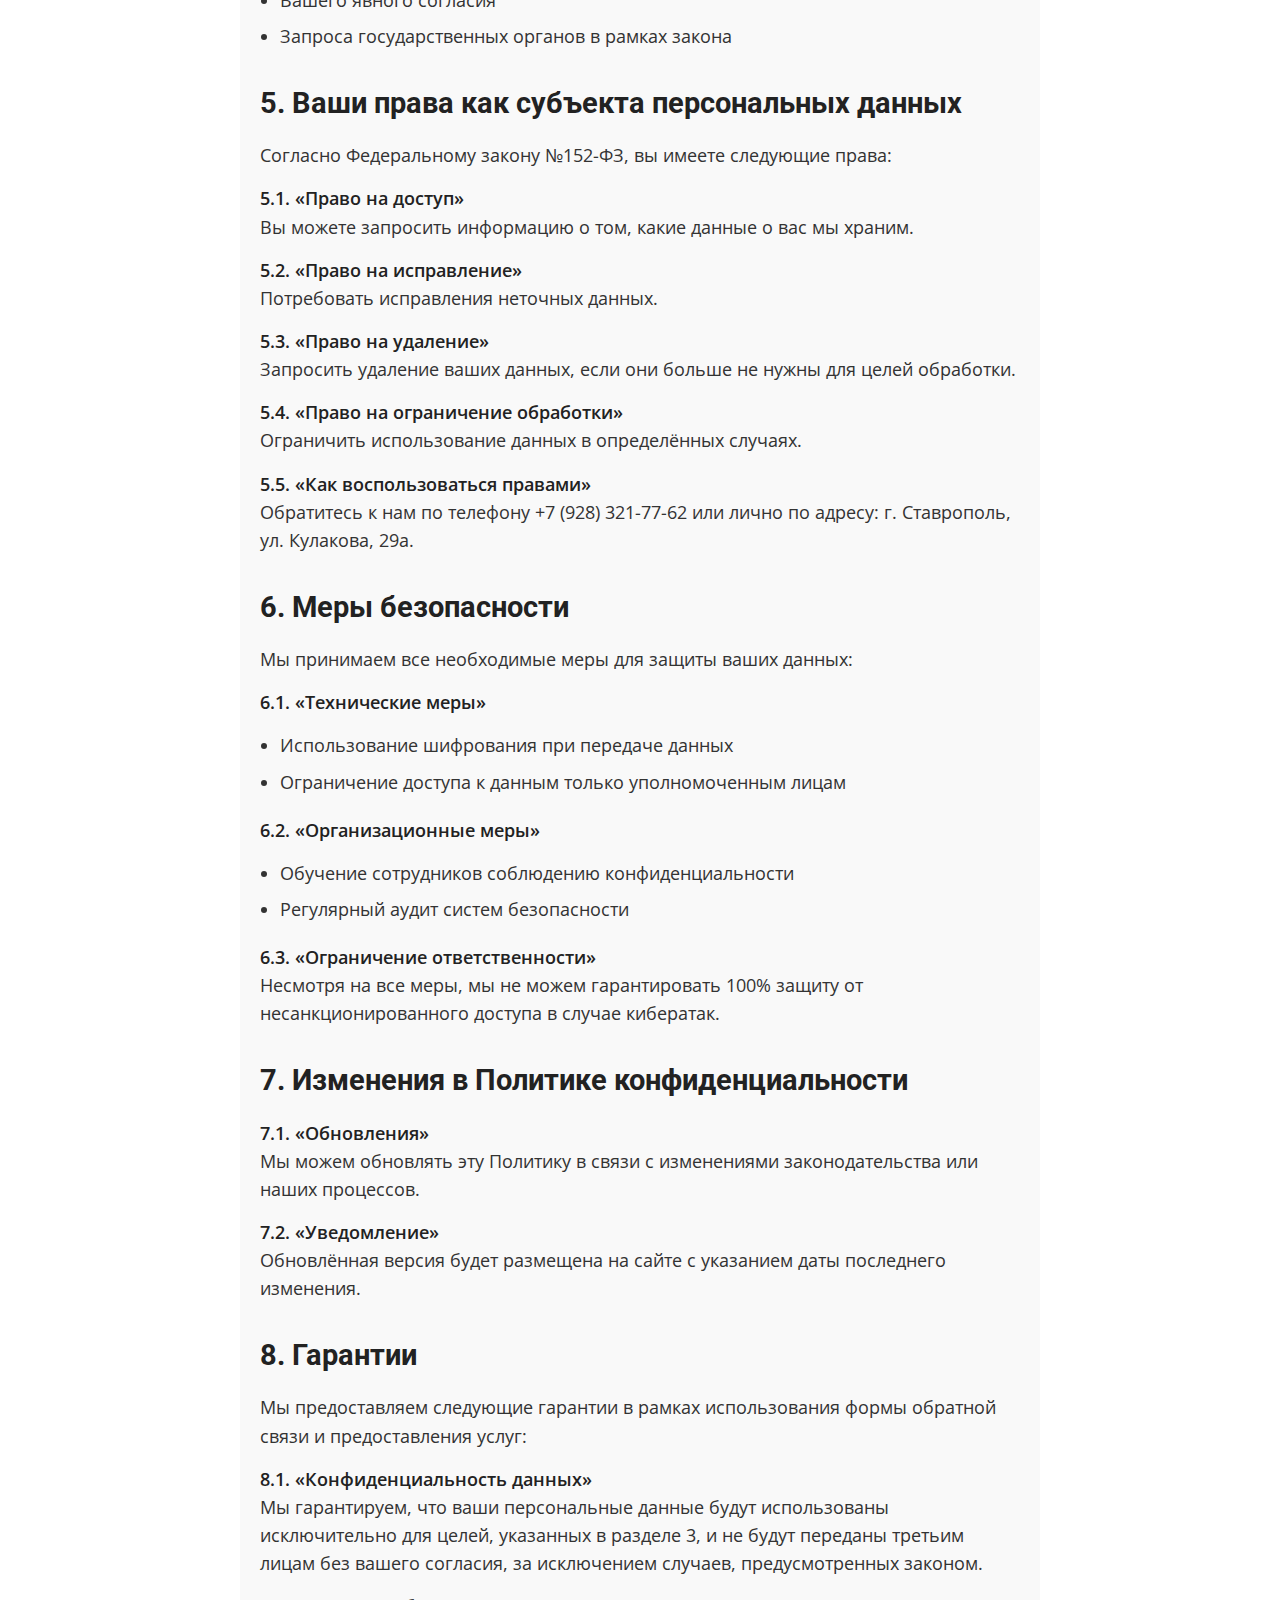
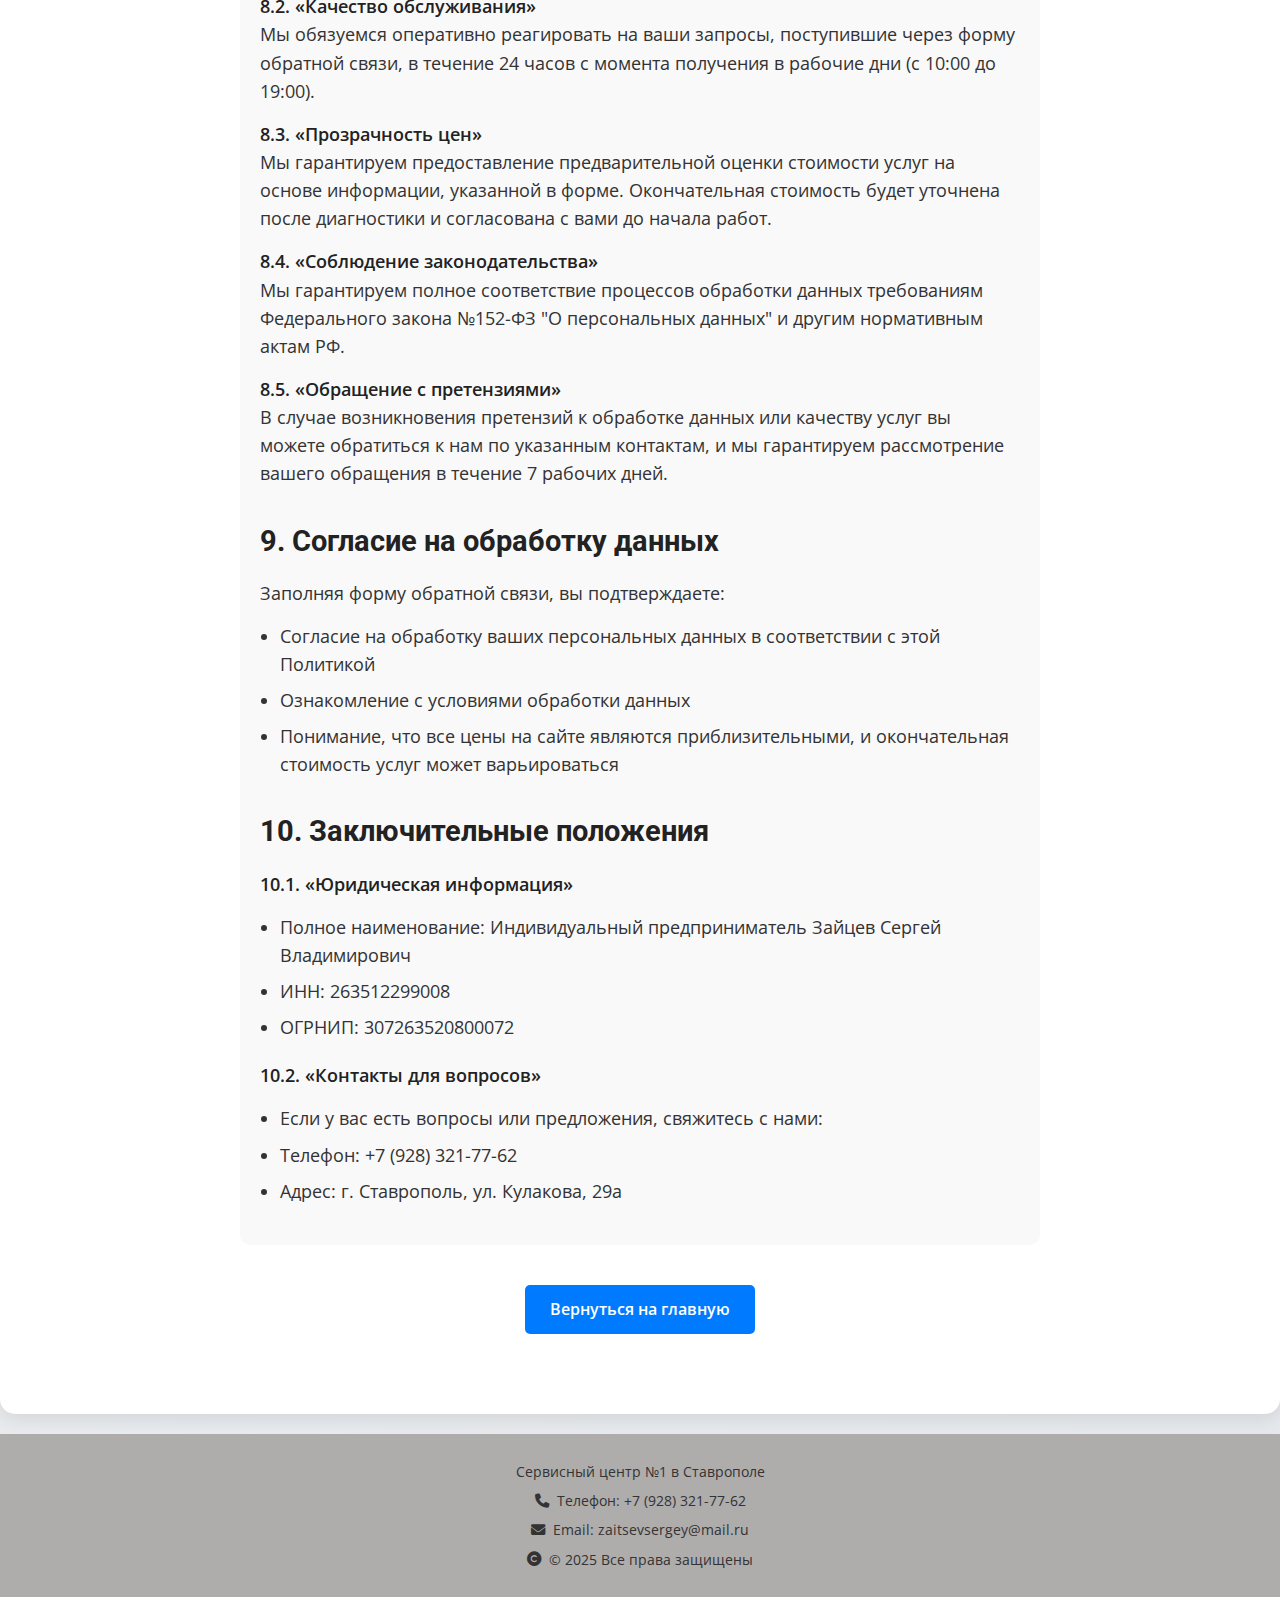
<file: privacy.html>
<!DOCTYPE html>
<html lang="ru">
<head>
    <meta charset="UTF-8">
    <meta name="viewport" content="width=device-width, initial-scale=1.0">
    <title>Политика конфиденциальности - Фонмаркет | Сервисный центр Ставрополь</title>
    <meta name="description" content="Политика конфиденциальности Фонмаркет. Узнайте, как сервисный центр в Ставрополе защищает ваши данные при ремонте техники.">
    <meta name="keywords" content="политика конфиденциальности фонмаркет, сервисный центр ставрополь, фонмаркет ставрополь, защита данных клиента, конфиденциальность ремонта техники, безопасность данных ставрополь, политика конфиденциальности сервисного центра, ремонт техники ставрополь, ремонт телефонов ставрополь">
    <meta name="author" content="ИП Зайцев Сергей Владимирович - Фонмаркет">
    <meta name="robots" content="index, follow">
    <link rel="stylesheet" href="css/styles.css">
    <link rel="stylesheet" href="css/media.css">
    <link href="https://fonts.googleapis.com/css2?family=Roboto:wght@700&family=Open+Sans:wght@400;600&display=swap" rel="stylesheet">
    <link rel="stylesheet" href="https://cdnjs.cloudflare.com/ajax/libs/font-awesome/6.5.1/css/all.min.css">
    <link rel="icon" type="image/webp" href="img/logo/logofon.webp">
    <link rel="apple-touch-icon" href="img/logo/logofon.webp">
    <meta name="language" content="ru">
    <meta name="geo.region" content="RU-STA">
    <meta name="geo.placename" content="Ставрополь">
    <meta name="geo.position" content="45.06186;41.92501">
    <meta name="ICBM" content="45.06186, 41.92501">
    <meta property="og:title" content="Политика конфиденциальности - Фонмаркет | Сервисный центр Ставрополь">
    <meta property="og:description" content="Политика конфиденциальности Фонмаркет. Узнайте, как мы защищаем ваши данные в сервисном центре Ставрополя.">
    <meta property="og:type" content="website">
    <meta property="og:url" content="https://fonmarket26.ru/privacy">
    <meta property="og:image" content="https://fonmarket26.ru/img/logo/logofon.webp">
    <meta property="og:site_name" content="Фонмаркет">
    <meta property="og:locale" content="ru_RU">
    <meta name="twitter:card" content="summary_large_image">
    <meta name="twitter:title" content="Политика конфиденциальности - Фонмаркет | Сервисный центр Ставрополь">
    <meta name="twitter:description" content="Политика конфиденциальности Фонмаркет. Узнайте, как мы защищаем ваши данные в сервисном центре Ставрополя.">
    <meta name="twitter:image" content="https://fonmarket26.ru/img/logo/logofon.webp">
    <meta name="apple-mobile-web-app-capable" content="yes">
    <meta name="theme-color" content="#ffffff">
    <meta name="business:contact_data:street_address" content="ул. Кулакова, д. 29а, Ставрополь">
    <meta name="business:contact_data:locality" content="Ставрополь">
    <meta name="business:contact_data:region" content="Ставропольский край">
    <meta name="business:contact_data:postal_code" content="355044">
    <meta name="business:contact_data:country_name" content="Россия">
    <meta name="business:contact_data:phone_number" content="+7 (928) 321-77-62">
    <meta name="business:contact_data:website" content="https://fonmarket26.ru">
    <meta name="DC.title" content="Политика конфиденциальности - Фонмаркет | Сервисный центр Ставрополь">
    <meta name="DC.description" content="Политика конфиденциальности Фонмаркет. Узнайте, как мы защищаем ваши данные в сервисном центре Ставрополя.">
    <meta name="DC.subject" content="политика конфиденциальности, сервисный центр, Ставрополь">
    <meta name="DC.language" content="ru">
    <meta name="DC.creator" content="ИП Зайцев Сергей Владимирович">
    <meta name="DC.publisher" content="Фонмаркет">
    <meta name="DC.date" content="2025-05-27">
    <meta name="DC.format" content="text/html">
    <meta name="DC.type" content="Service">
    <script type="application/ld+json">
    {
        "@context": "https://schema.org",
        "@type": "LocalBusiness",
        "name": "Фонмаркет",
        "description": "Политика конфиденциальности Фонмаркет. Узнайте, как сервисный центр в Ставрополе защищает ваши данные.",
        "url": "https://fonmarket26.ru/privacy",
        "telephone": "+7-928-321-77-62",
        "address": {
            "@type": "PostalAddress",
            "streetAddress": "ул. Кулакова, д. 29а",
            "addressLocality": "Ставрополь",
            "addressRegion": "Ставропольский край",
            "postalCode": "355044",
            "addressCountry": "RU"
        },
        "geo": {
            "@type": "GeoCoordinates",
            "latitude": 45.06186,
            "longitude": 41.92501
        },
        "openingHours": "Mo-Su 10:00-19:00",
        "sameAs": [
            "https://t.me/+79188613561",
            "https://wa.me/+79283217762",
            "https://2gis.ru/stavropol/firm/8022565117274475"
        ],
        "image": "https://fonmarket26.ru/img/logo/logofon.webp",
        "priceRange": "$$",
        "hasMap": "https://www.google.com/maps/place/45.06186,41.92501",
        "legalName": "ИП Зайцев Сергей Владимирович",
        "taxID": "263512299008",
        "vatID": "307263520800072"
    }
    </script>
</head>
<body>
    <header class="header">
        <div class="container">
            <div class="logo">
                <a href="index.html"><img src="img/logo/meow.webp" alt="Логотип" class="logo-img"></a>
            </div>
            <nav class="nav">
                <div class="burger-menu">
                    <i class="fas fa-bars"></i>
                </div>
                <ul class="nav-list">
                    <img src="img/logo/meow.webp" alt="Логотип" >
                    <li><a href="services.html"><i class="fas fa-wrench"></i> Услуги</a></li>
                    <li><a href="about.html"><i class="fas fa-info-circle"></i> О нас</a></li>
                    <li><a href="#" class="open-modal"><i class="fas fa-phone"></i> Контакты</a></li>
                </ul>
            </nav>
        </div>
    </header>

    <section class="hero">
        <div class="hero-content">
            <h1>Политика конфиденциальности <br>ФОНМАРКЕТ в Ставрополе</h1>
            <p>Мы ценим ваше доверие и защищаем ваши данные!</p>
            <a href="#privacy-content" class="hero-btn">Подробнее</a>
        </div>
    </section>

    <section class="privacy" id="privacy-content">
        <div class="container">
            <h2>Политика конфиденциальности</h2>
            <div class="privacy-content">
                <p><strong>ИП Зайцев С.В.</strong><br>
                <em>Последнее обновление: 9 марта 2025 года</em></p>
                <p>Добро пожаловать на сайт ИП Зайцев С.В.! Мы ценим ваше доверие и стремимся обеспечить защиту ваших персональных данных при использовании нашей формы обратной связи. Настоящая Политика конфиденциальности объясняет, как мы собираем, используем, храним и защищаем вашу информацию. Пожалуйста, внимательно ознакомьтесь с этим документом.</p>

                <h3>1. Общие положения</h3>
                <p><strong>1.1. «Кто мы такие»</strong><br>
                Настоящая Политика конфиденциальности разработана и применяется Индивидуальным предпринимателем Зайцевым Сергеем Владимировичем (далее — "Оператор", "Мы"), зарегистрированным по адресу: Россия, г. Ставрополь, ул. Кулакова, 29а.</p>

                <p><strong>1.2. «Назначение документа»</strong><br>
                Политика регулирует обработку персональных данных, предоставленных вами через форму обратной связи на нашем сайте, в соответствии с Федеральным законом №152-ФЗ "О персональных данных" от 27 июля 2006 года.</p>

                <p><strong>1.3. «Контактные данные»</strong></p>
                <ul>
                    <li>Телефон: +7 (928) 321-77-62</li>
                    <li>Адрес: г. Ставрополь, ул. Кулакова, 29а</li>
                    <li>График работы: ежедневно с 10:00 до 19:00</li>
                </ul>

                <h3>2. Какие данные мы собираем</h3>
                <p>При заполнении формы обратной связи мы можем собирать следующую информацию:</p>
                <p><strong>2.1. «Персональные данные, предоставленные вами»</strong></p>
                <ul>
                    <li>Имя (указанное вами в поле "Ваше имя")</li>
                    <li>Адрес электронной почты (поле "Ваша почта")</li>
                    <li>Номер телефона (поле "Номер телефона")</li>
                    <li>Сообщение о проблеме (поле "Что у вас случилось?")</li>
                </ul>
                <p><strong>2.2. «Автоматически собираемые данные»</strong></p>
                <ul>
                    <li>IP-адрес вашего устройства</li>
                    <li>Дата и время отправки формы</li>
                    <li>Технические данные об устройстве и браузере (например, тип устройства, версия браузера)</li>
                </ul>

                <h3>3. Цели сбора и обработки данных</h3>
                <p>Мы собираем и используем ваши данные исключительно для следующих целей:</p>
                <p><strong>3.1. «Обратная связь»</strong></p>
                <ul>
                    <li>Ответ на ваш запрос или вопрос, указанный в форме</li>
                    <li>Уточнение деталей для предоставления услуг</li>
                </ul>
                <p><strong>3.2. «Улучшение качеств обслуживания»</strong></p>
                <ul>
                    <li>Анализ обращений для повышения качества работы</li>
                    <li>Ведение внутренней статистики</li>
                </ul>
                <p><strong>3.3. «Оценка стоимости услуг»</strong><br>
                Все цены, указанные на сайте, являются приблизительными. Окончательная цена может отличаться от заявленной ранее, в зависимости от сложности ремонта, стоимости запчастей, логистической нагрузки и прочих факторов.</p>
                <p><strong>3.4. «Соблюдение закона»</strong><br>
                Выполнение требований законодательства РФ, включая предоставление данных по запросу уполномоченных органов.</p>

                <h3>4. Как мы используем ваши данные</h3>
                <p><strong>4.1. «Обработка запросов»</strong><br>
                Ваши данные передаются через защищённое соединение в WhatsApp на номер +7 (928) 321-77-62 для оперативного ответа.</p>
                <p><strong>4.2. «Хранение»</strong></p>
                <ul>
                    <li>Данные хранятся в зашифрованном виде на защищённых серверах.</li>
                    <li>Срок хранения — не более 6 месяцев с момента получения, если иное не предусмотрено законом.</li>
                </ul>
                <p><strong>4.3. «Передача третьим лицам»</strong><br>
                Мы не передаём ваши данные третьим лицам, за исключением случаев:</p>
                <ul>
                    <li>Вашего явного согласия</li>
                    <li>Запроса государственных органов в рамках закона</li>
                </ul>

                <h3>5. Ваши права как субъекта персональных данных</h3>
                <p>Согласно Федеральному закону №152-ФЗ, вы имеете следующие права:</p>
                <p><strong>5.1. «Право на доступ»</strong><br>
                Вы можете запросить информацию о том, какие данные о вас мы храним.</p>
                <p><strong>5.2. «Право на исправление»</strong><br>
                Потребовать исправления неточных данных.</p>
                <p><strong>5.3. «Право на удаление»</strong><br>
                Запросить удаление ваших данных, если они больше не нужны для целей обработки.</p>
                <p><strong>5.4. «Право на ограничение обработки»</strong><br>
                Ограничить использование данных в определённых случаях.</p>
                <p><strong>5.5. «Как воспользоваться правами»</strong><br>
                Обратитесь к нам по телефону +7 (928) 321-77-62 или лично по адресу: г. Ставрополь, ул. Кулакова, 29а.</p>

                <h3>6. Меры безопасности</h3>
                <p>Мы принимаем все необходимые меры для защиты ваших данных:</p>
                <p><strong>6.1. «Технические меры»</strong></p>
                <ul>
                    <li>Использование шифрования при передаче данных</li>
                    <li>Ограничение доступа к данным только уполномоченным лицам</li>
                </ul>
                <p><strong>6.2. «Организационные меры»</strong></p>
                <ul>
                    <li>Обучение сотрудников соблюдению конфиденциальности</li>
                    <li>Регулярный аудит систем безопасности</li>
                </ul>
                <p><strong>6.3. «Ограничение ответственности»</strong><br>
                Несмотря на все меры, мы не можем гарантировать 100% защиту от несанкционированного доступа в случае кибератак.</p>

                <h3>7. Изменения в Политике конфиденциальности</h3>
                <p><strong>7.1. «Обновления»</strong><br>
                Мы можем обновлять эту Политику в связи с изменениями законодательства или наших процессов.</p>
                <p><strong>7.2. «Уведомление»</strong><br>
                Обновлённая версия будет размещена на сайте с указанием даты последнего изменения.</p>

                <h3>8. Гарантии</h3>
                <p>Мы предоставляем следующие гарантии в рамках использования формы обратной связи и предоставления услуг:</p>
                <p><strong>8.1. «Конфиденциальность данных»</strong><br>
                Мы гарантируем, что ваши персональные данные будут использованы исключительно для целей, указанных в разделе 3, и не будут переданы третьим лицам без вашего согласия, за исключением случаев, предусмотренных законом.</p>
                <p><strong>8.2. «Качество обслуживания»</strong><br>
                Мы обязуемся оперативно реагировать на ваши запросы, поступившие через форму обратной связи, в течение 24 часов с момента получения в рабочие дни (с 10:00 до 19:00).</p>
                <p><strong>8.3. «Прозрачность цен»</strong><br>
                Мы гарантируем предоставление предварительной оценки стоимости услуг на основе информации, указанной в форме. Окончательная стоимость будет уточнена после диагностики и согласована с вами до начала работ.</p>
                <p><strong>8.4. «Соблюдение законодательства»</strong><br>
                Мы гарантируем полное соответствие процессов обработки данных требованиям Федерального закона №152-ФЗ "О персональных данных" и другим нормативным актам РФ.</p>
                <p><strong>8.5. «Обращение с претензиями»</strong><br>
                В случае возникновения претензий к обработке данных или качеству услуг вы можете обратиться к нам по указанным контактам, и мы гарантируем рассмотрение вашего обращения в течение 7 рабочих дней.</p>

                <h3>9. Согласие на обработку данных</h3>
                <p>Заполняя форму обратной связи, вы подтверждаете:</p>
                <ul>
                    <li>Согласие на обработку ваших персональных данных в соответствии с этой Политикой</li>
                    <li>Ознакомление с условиями обработки данных</li>
                    <li>Понимание, что все цены на сайте являются приблизительными, и окончательная стоимость услуг может варьироваться</li>
                </ul>

                <h3>10. Заключительные положения</h3>
                <p><strong>10.1. «Юридическая информация»</strong></p>
                <ul>
                    <li>Полное наименование: Индивидуальный предприниматель Зайцев Сергей Владимирович</li>
                    <li>ИНН: 263512299008</li>
                    <li>ОГРНИП: 307263520800072</li>
                </ul>
                <p><strong>10.2. «Контакты для вопросов»</strong></p>
                <ul>
                    <li>Если у вас есть вопросы или предложения, свяжитесь с нами:</li>
                    <li>Телефон: +7 (928) 321-77-62</li>
                    <li>Адрес: г. Ставрополь, ул. Кулакова, 29а</li>
                </ul>
            </div>
            <div class="back-to-main">
                <a href="index.html" class="back-btn">Вернуться на главную</a>
            </div>
        </div>
    </section>

    <footer class="footer">
        <div class="container">
            <div class="footer-content">
                <p>Сервисный центр №1 в Ставрополе</p>
                <p><i class="fas fa-phone"></i> Телефон: +7 (928) 321-77-62</p>
                <p><i class="fas fa-envelope"></i> Email: zaitsevsergey@mail.ru</p>
                <p><i class="fas fa-copyright"></i> © 2025 Все права защищены</p>
            </div>
        </div>
    </footer>

    <div class="modal" id="contact-modal">
        <div class="modal-content">
            <span class="close-modal">×</span>
            <h3>Свяжитесь с нами</h3>
            <p>Выберите удобный способ связи:</p>
            <div class="modal-buttons">
                <a href="https://wa.me/+79283217762" target="_blank" class="modal-btn whatsapp-btn">
                    <i class="fab fa-whatsapp"></i> Перейти в WhatsApp
                </a>
                <a href="https://t.me/+79188613561" target="_blank" class="modal-btn telegram-btn">
                    <i class="fab fa-telegram-plane"></i> Перейти в Telegram
                </a>
            </div>
        </div>
    </div>

    <script src="js/script.js"></script>
</body>
</html>
</file>
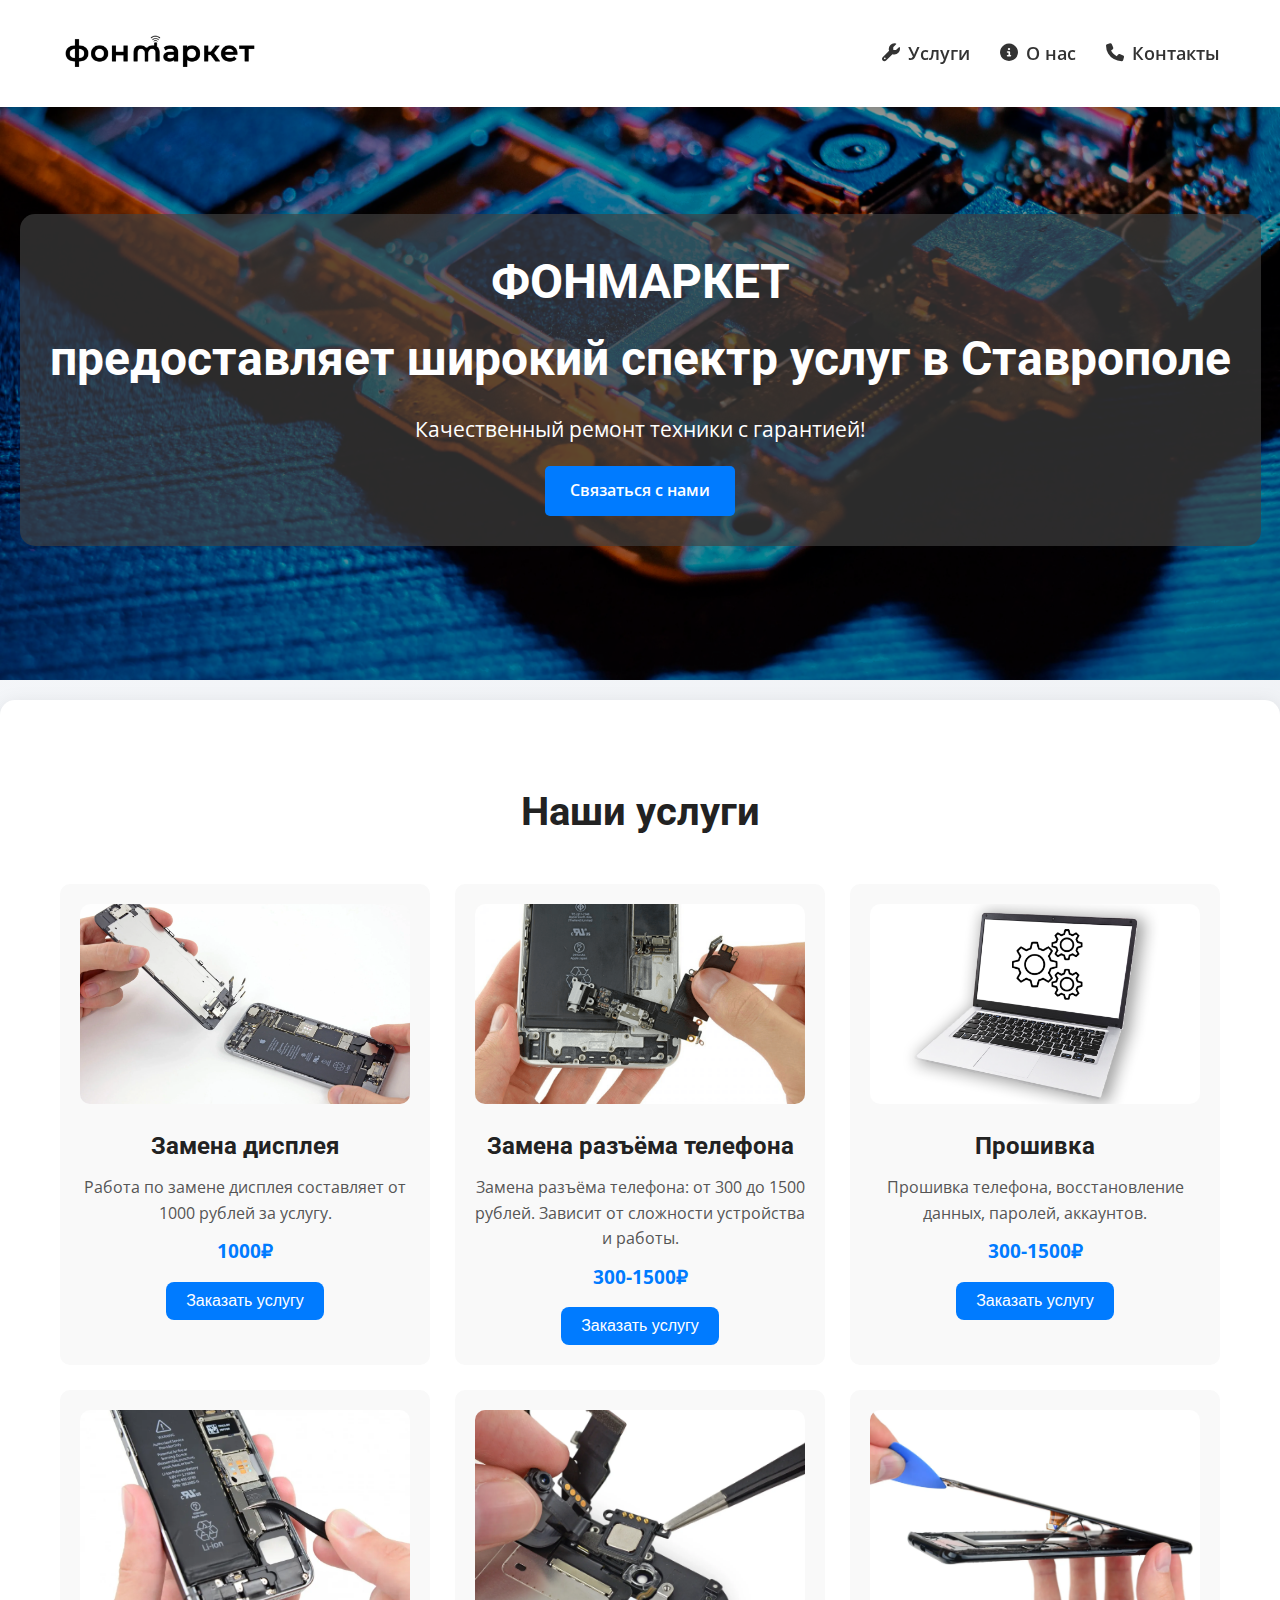
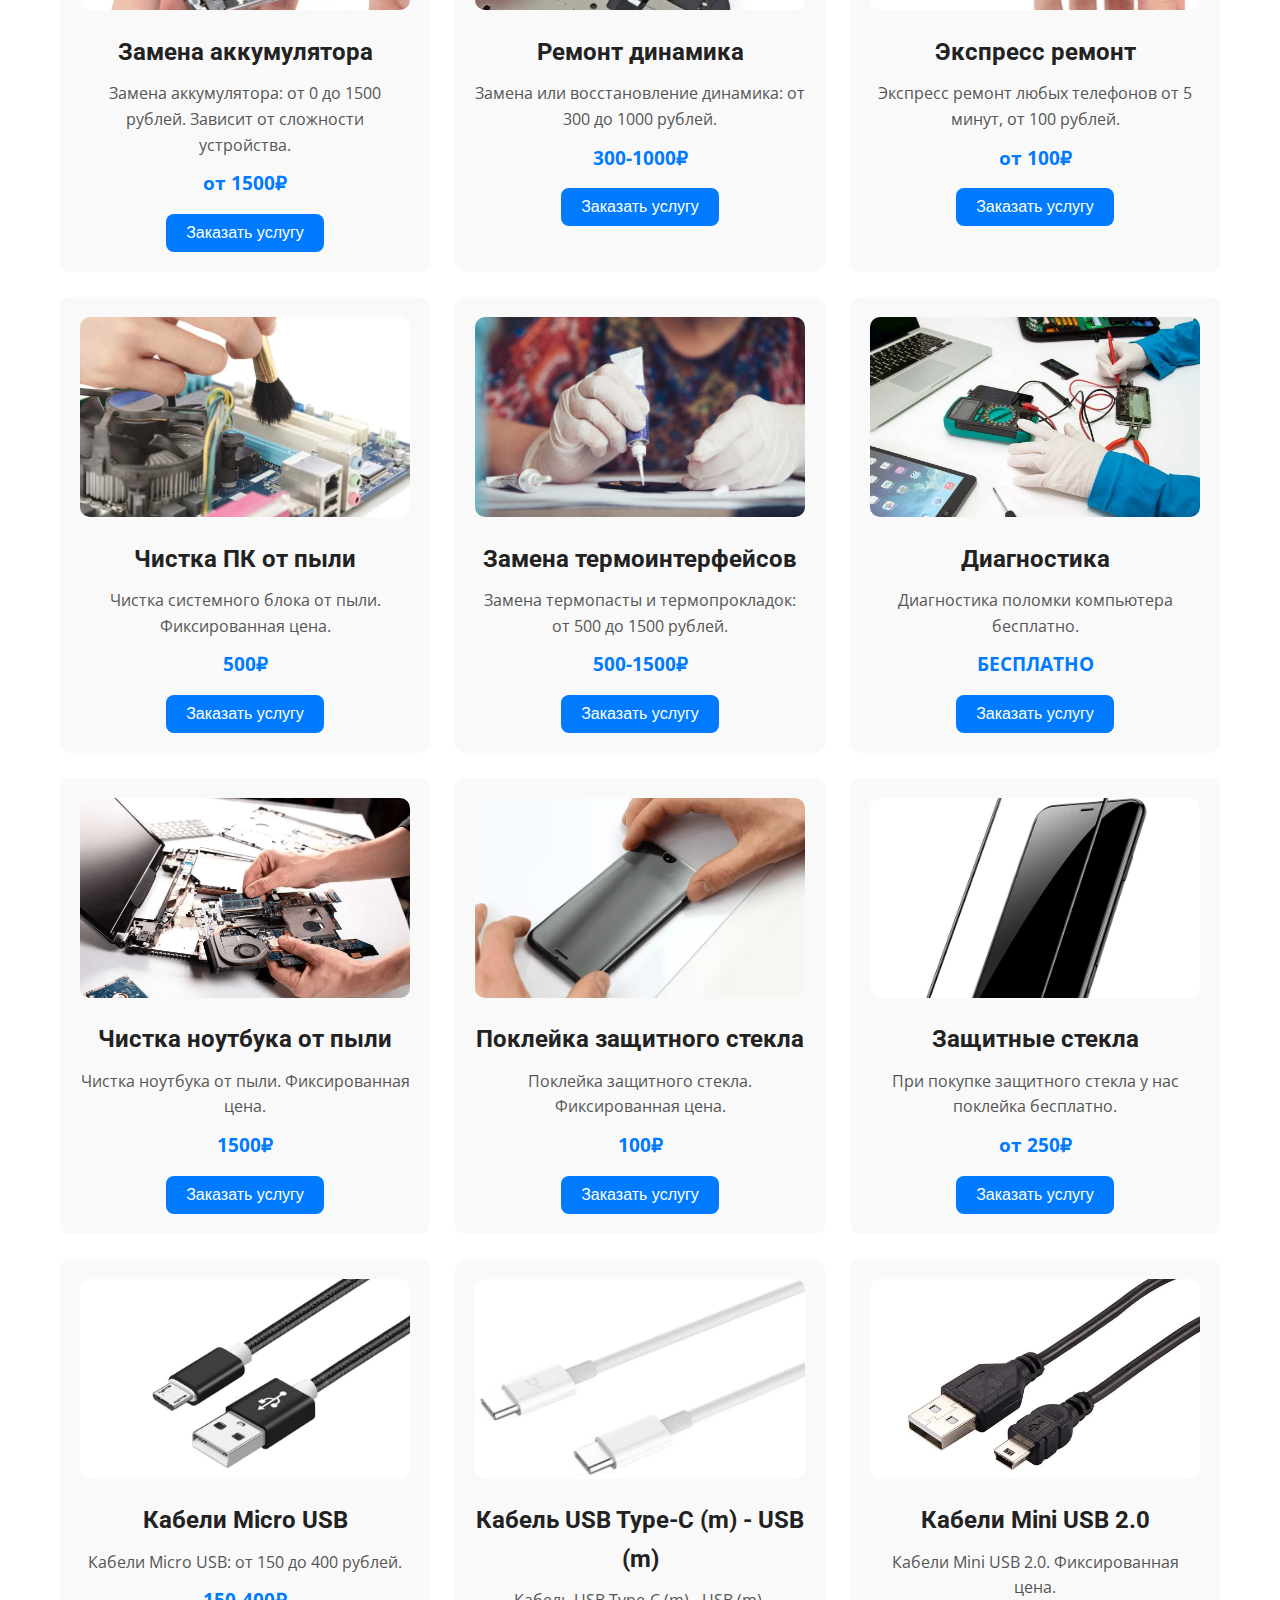
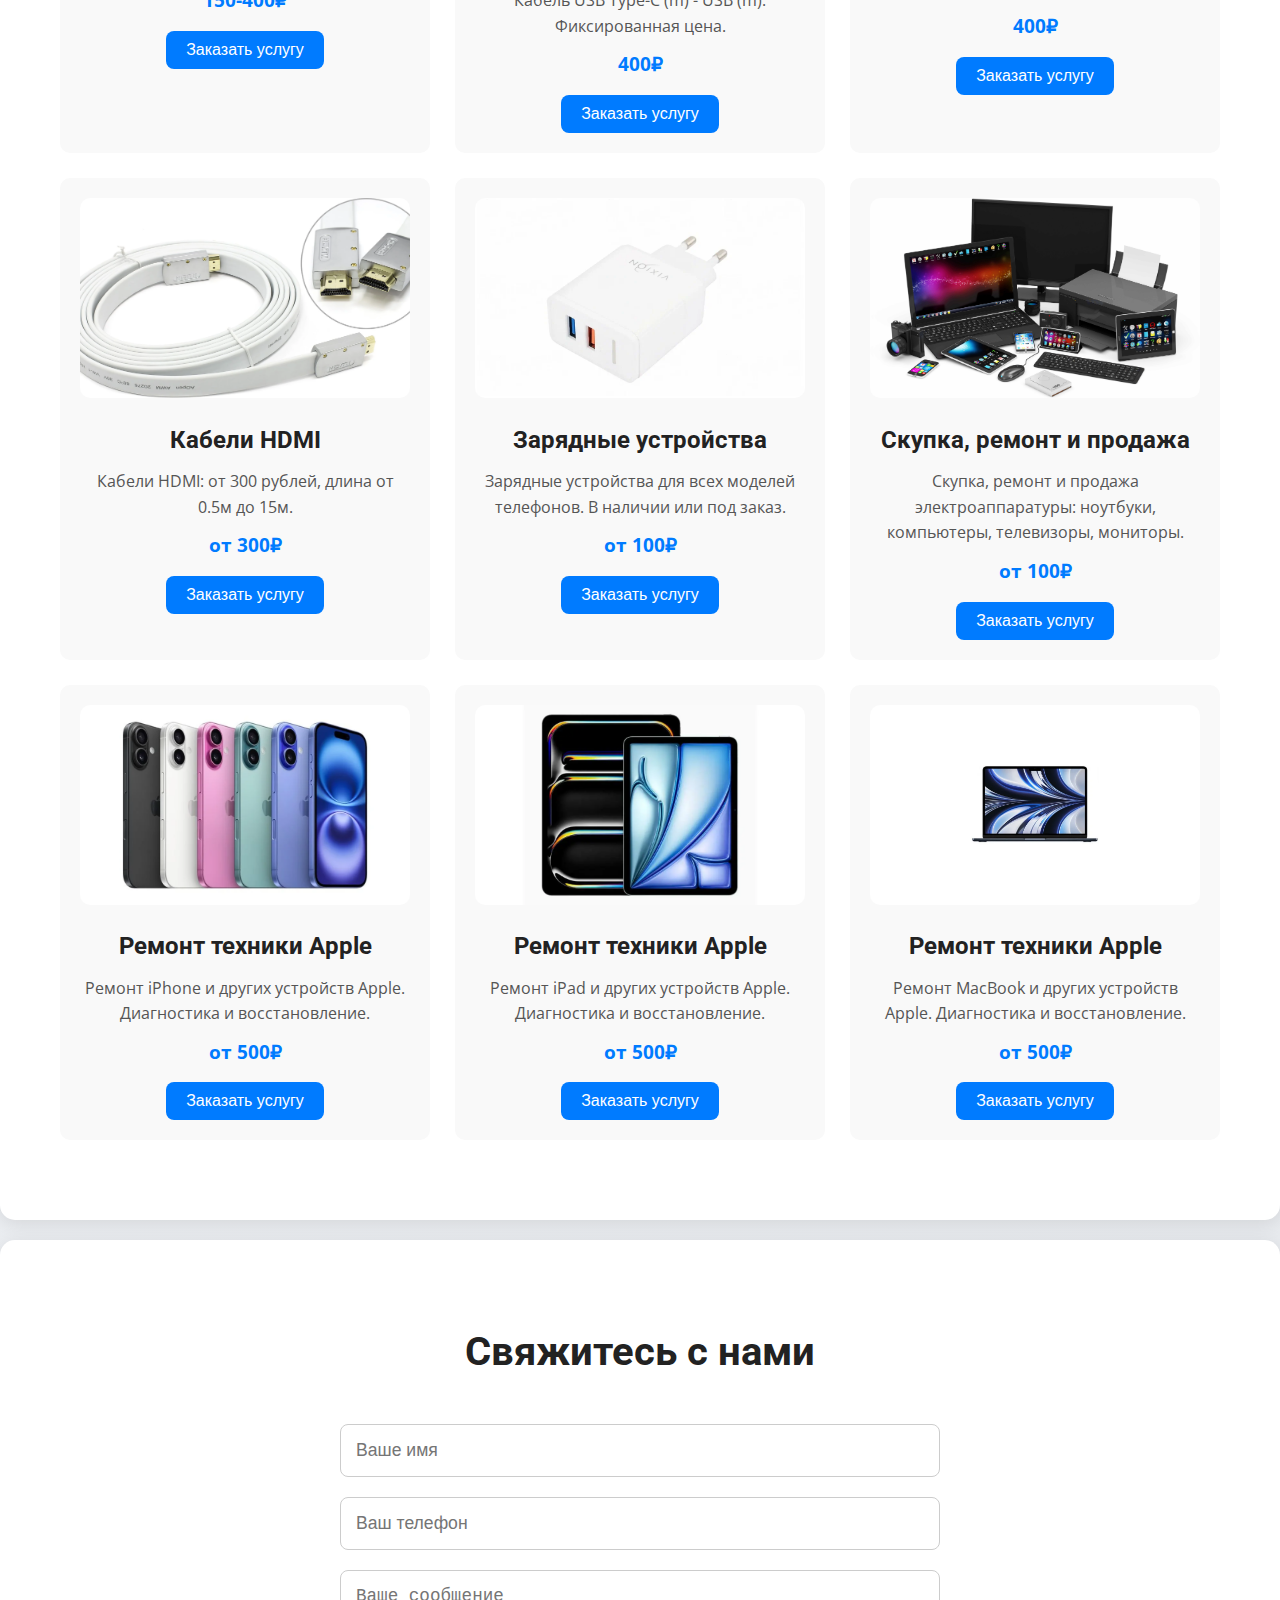
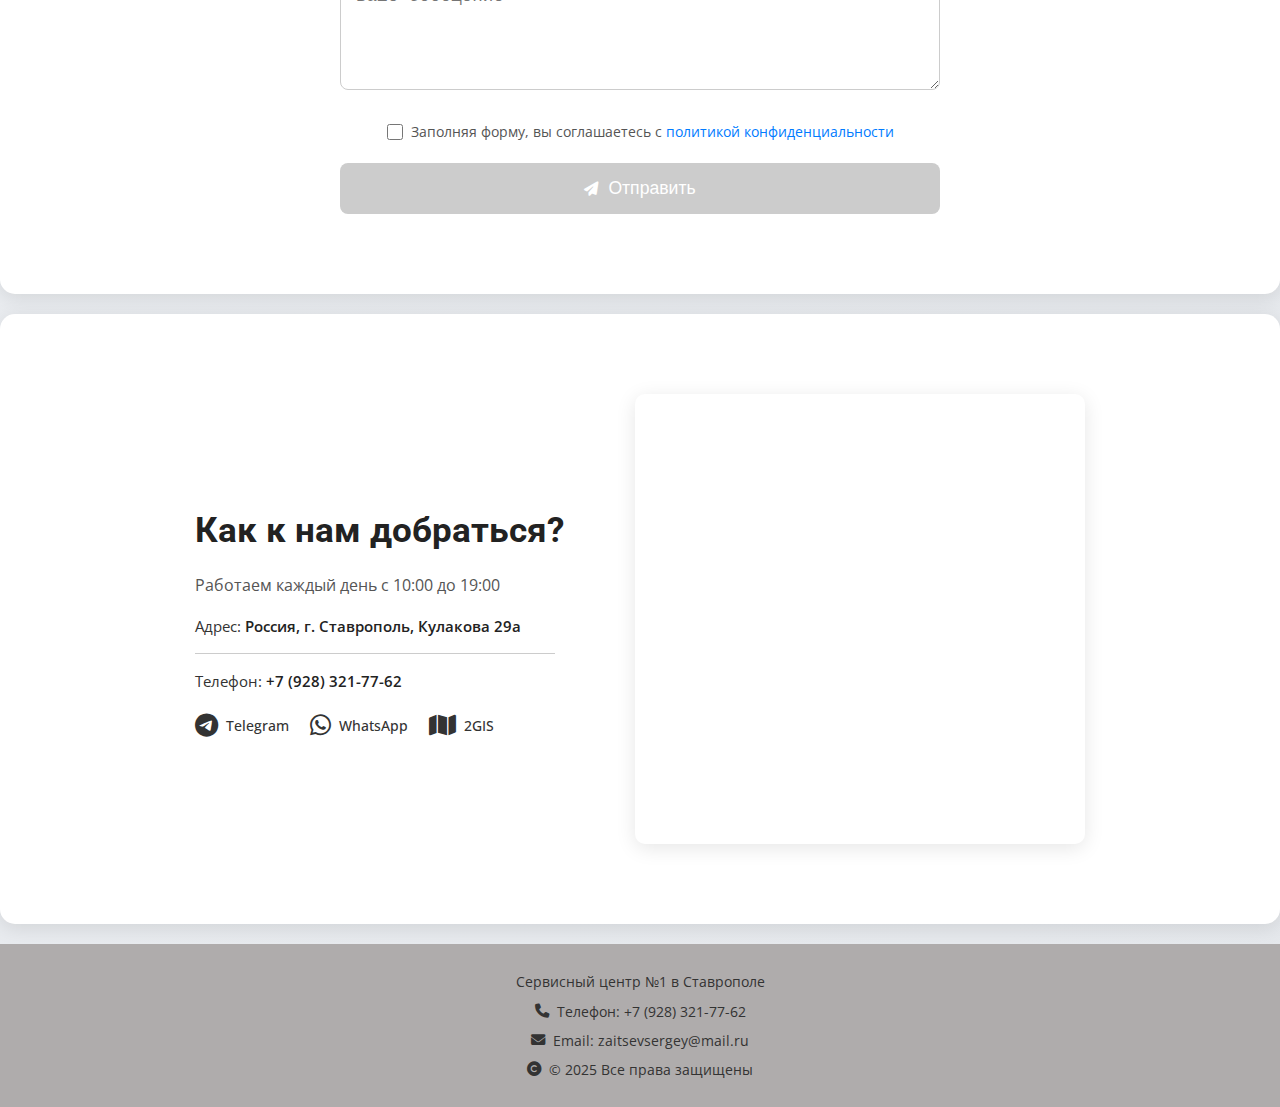
<file: services.html>
<!DOCTYPE html>
<html lang="ru">
<head>
    <meta charset="UTF-8">
    <meta name="viewport" content="width=device-width, initial-scale=1.0">
    <title>Услуги Фонмаркет - Ремонт телефонов, ноутбуков, планшетов в Ставрополе</title>
    <meta name="description" content="Услуги сервисного центра Фонмаркет в Ставрополе: ремонт телефонов, ноутбуков, планшетов, Apple, чистка ПК, замена дисплея, прошивка и другие услуги.">
    <meta name="keywords" content="услуги фонмаркет, ремонт телефонов ставрополь, ремонт ноутбуков ставрополь, ремонт планшетов ставрополь, ремонт техники ставрополь, сервисный центр услуги, срочный ремонт техники, замена экрана телефона ставрополь, ремонт компьютеров ставрополь, ремонт apple ставрополь, ремонт айфонов ставрополь, чистка пк ставрополь, чистка ноутбуков ставрополь, замена аккумулятора телефона, прошивка телефона ставрополь, ремонт динамиков телефона, поклейка защитного стекла, продажа кабелей ставрополь, скупка техники ставрополь">
    <meta name="author" content="ИП Зайцев Сергей Владимирович - Фонмаркет">
    <meta name="robots" content="index, follow">
    <link rel="stylesheet" href="./css/styles.css">
    <link rel="stylesheet" href="./css/media.css">
    <link href="https://fonts.googleapis.com/css2?family=Roboto:wght@700&family=Open+Sans:wght@400;600&display=swap" rel="stylesheet">
    <link rel="stylesheet" href="https://cdnjs.cloudflare.com/ajax/libs/font-awesome/6.5.1/css/all.min.css">
    <link rel="icon" type="image/webp" href="./img/logo/logofon.webp">
    <link rel="apple-touch-icon" href="./img/logo/logofon.webp">
    <meta name="language" content="ru">
    <meta name="geo.region" content="RU-STA">
    <meta name="geo.placename" content="Ставрополь">
    <meta name="geo.position" content="45.06186;41.92501">
    <meta name="ICBM" content="45.06186, 41.92501">
    <meta property="og:title" content="Услуги Фонмаркет - Ремонт техники в Ставрополе">
    <meta property="og:description" content="Ремонт телефонов, ноутбуков, планшетов и другой техники в Ставрополе. Услуги сервисного центра Фонмаркет.">
    <meta property="og:type" content="website">
    <meta property="og:url" content="https://fonmarket26.ru/services">
    <meta property="og:image" content="https://fonmarket26.ru/img/logo/logofon.webp">
    <meta property="og:site_name" content="Фонмаркет">
    <meta property="og:locale" content="ru_RU">
    <meta name="twitter:card" content="summary_large_image">
    <meta name="twitter:title" content="Услуги Фонмаркет - Ремонт техники в Ставрополе">
    <meta name="twitter:description" content="Ремонт телефонов, ноутбуков, планшетов и другой техники в Ставрополе. Услуги сервисного центра Фонмаркет.">
    <meta name="twitter:image" content="https://fonmarket26.ru/img/logo/logofon.webp">
    <meta name="apple-mobile-web-app-capable" content="yes">
    <meta name="theme-color" content="#ffffff">
    <meta name="business:contact_data:street_address" content="ул. Кулакова, д. 29а, Ставрополь">
    <meta name="business:contact_data:locality" content="Ставрополь">
    <meta name="business:contact_data:region" content="Ставропольский край">
    <meta name="business:contact_data:postal_code" content="355044">
    <meta name="business:contact_data:country_name" content="Россия">
    <meta name="business:contact_data:phone_number" content="+7 (928) 321-77-62">
    <meta name="business:contact_data:website" content="https://fonmarket26.ru">
    <meta name="DC.title" content="Услуги Фонмаркет - Ремонт техники в Ставрополе">
    <meta name="DC.description" content="Ремонт телефонов, ноутбуков, планшетов и другой техники в Ставрополе. Услуги сервисного центра Фонмаркет.">
    <meta name="DC.subject" content="услуги, ремонт техники, Ставрополь">
    <meta name="DC.language" content="ru">
    <meta name="DC.creator" content="ИП Зайцев Сергей Владимирович">
    <meta name="DC.publisher" content="Фонмаркет">
    <meta name="DC.date" content="2025-05-27">
    <meta name="DC.format" content="text/html">
    <meta name="DC.type" content="Service">
    <script type="application/ld+json">
    {
        "@context": "https://schema.org",
        "@type": "LocalBusiness",
        "name": "Фонмаркет",
        "description": "Услуги сервисного центра Фонмаркет в Ставрополе: ремонт телефонов, ноутбуков, планшетов, Apple, чистка ПК и другие услуги.",
        "url": "https://fonmarket26.ru/services",
        "telephone": "+7-928-321-77-62",
        "address": {
            "@type": "PostalAddress",
            "streetAddress": "ул. Кулакова, д. 29а",
            "addressLocality": "Ставрополь",
            "addressRegion": "Ставропольский край",
            "postalCode": "355044",
            "addressCountry": "RU"
        },
        "geo": {
            "@type": "GeoCoordinates",
            "latitude": 45.06186,
            "longitude": 41.92501
        },
        "openingHours": "Mo-Su 10:00-19:00",
        "sameAs": [
            "https://t.me/+79188613561",
            "https://wa.me/+79283217762",
            "https://2gis.ru/stavropol/firm/8022565117274475"
        ],
        "image": "https://fonmarket26.ru/img/logo/logofon.webp",
        "priceRange": "$$",
        "hasMap": "https://www.google.com/maps/place/45.06186,41.92501",
        "aggregateRating": {
            "@type": "AggregateRating",
            "ratingValue": "4.8",
            "reviewCount": "150"
        },
        "makesOffer": {
            "@type": "Offer",
            "itemOffered": [
                {
                    "@type": "Service",
                    "name": "Ремонт телефонов",
                    "description": "Ремонт телефонов, включая замену дисплея, аккумулятора, прошивку."
                },
                {
                    "@type": "Service",
                    "name": "Ремонт ноутбуков",
                    "description": "Чистка ноутбуков, замена термоинтерфейсов, диагностика."
                }
            ]
        },
        "legalName": "ИП Зайцев Сергей Владимирович",
        "taxID": "263512299008",
        "vatID": "307263520800072"
    }
    </script>
</head>
<body>
    <header class="header">
        <div class="container">
            <div class="logo">
                <a href="index.html"><img src="./img/logo/meow.webp" alt="Логотип" class="logo-img"></a>
            </div>
            <nav class="nav">
                <div class="burger-menu">
                    <i class="fas fa-bars"></i>
                </div>
                <ul class="nav-list">
                    <img src="./img/logo/meow.webp" alt="Логотип">
                    <li><a href="services.html"><i class="fas fa-wrench"></i> Услуги</a></li>
                    <li><a href="about.html"><i class="fas fa-info-circle"></i> О нас</a></li>
                    <li><a href="#" class="open-modal"><i class="fas fa-phone"></i> Контакты</a></li>
                </ul>
            </nav>
        </div>
    </header>

    <section class="hero">
        <div class="hero-content">
            <h1>ФОНМАРКЕТ <br>предоставляет широкий спектр услуг в Ставрополе</h1>
            <p>Качественный ремонт техники с гарантией!</p>
            <a href="#contact-form" class="hero-btn">Связаться с нами</a>
        </div>
    </section>

    <section class="services">
        <div class="container">
            <h2>Наши услуги</h2>
            <div class="services-grid">
                <!-- Замена дисплея -->
                <div class="service-item">
                    <img src="./img/services/display.webp" alt="Замена дисплея">
                    <h3>Замена дисплея</h3>
                    <p>Работа по замене дисплея составляет от 1000 рублей за услугу.</p>
                    <b>1000₽</b>
                    <button class="service-btn" data-service="Замена дисплея">Заказать услугу</button>
                </div>
                <!-- Замена разъёма -->
                <div class="service-item">
                    <img src="./img/services/razyom.webp" alt="Замена разъёма">
                    <h3>Замена разъёма телефона</h3>
                    <p>Замена разъёма телефона: от 300 до 1500 рублей. Зависит от сложности устройства и работы.</p>
                    <b>300-1500₽</b>
                    <button class="service-btn" data-service="Замена разъёма телефона">Заказать услугу</button>
                </div>
                <!-- Прошивка -->
                <div class="service-item">
                    <img src="./img/services/proshivka.webp" alt="Прошивка">
                    <h3>Прошивка</h3>
                    <p>Прошивка телефона, восстановление данных, паролей, аккаунтов.</p>
                    <b>300-1500₽</b>
                    <button class="service-btn" data-service="Прошивка">Заказать услугу</button>
                </div>
                <!-- Замена аккумулятора -->
                <div class="service-item">
                    <img src="./img/services/zamenaacb.webp" alt="Замена аккумулятора">
                    <h3>Замена аккумулятора</h3>
                    <p>Замена аккумулятора: от 0 до 1500 рублей. Зависит от сложности устройства.</p>
                    <b>от 1500₽</b>
                    <button class="service-btn" data-service="Замена аккумулятора">Заказать услугу</button>
                </div>
                <!-- Ремонт динамика -->
                <div class="service-item">
                    <img src="./img/services/dynamic.webp" alt="Ремонт динамика">
                    <h3>Ремонт динамика</h3>
                    <p>Замена или восстановление динамика: от 300 до 1000 рублей.</p>
                    <b>300-1000₽</b>
                    <button class="service-btn" data-service="Ремонт динамика">Заказать услугу</button>
                </div>
                <!-- Экспресс ремонт -->
                <div class="service-item">
                    <img src="./img/services/express.webp" alt="Экспресс ремонт">
                    <h3>Экспресс ремонт</h3>
                    <p>Экспресс ремонт любых телефонов от 5 минут, от 100 рублей.</p>
                    <b>от 100₽</b>
                    <button class="service-btn" data-service="Экспресс ремонт">Заказать услугу</button>
                </div>
                <!-- Чистка ПК -->
                <div class="service-item">
                    <img src="./img/services/chistkapk.webp" alt="Чистка ПК">
                    <h3>Чистка ПК от пыли</h3>
                    <p>Чистка системного блока от пыли. Фиксированная цена.</p>
                    <b>500₽</b>
                    <button class="service-btn" data-service="Чистка ПК от пыли">Заказать услугу</button>
                </div>
                <!-- Замена термоинтерфейсов -->
                <div class="service-item">
                    <img src="./img/services/pasta.webp" alt="Замена термоинтерфейсов">
                    <h3>Замена термоинтерфейсов</h3>
                    <p>Замена термопасты и термопрокладок: от 500 до 1500 рублей.</p>
                    <b>500-1500₽</b>
                    <button class="service-btn" data-service="Замена термоинтерфейсов">Заказать услугу</button>
                </div>
                <!-- Диагностика -->
                <div class="service-item">
                    <img src="./img/services/diagnostic.webp" alt="Диагностика">
                    <h3>Диагностика</h3>
                    <p>Диагностика поломки компьютера бесплатно.</p>
                    <b>БЕСПЛАТНО</b>
                    <button class="service-btn" data-service="Диагностика">Заказать услугу</button>
                </div>
                <!-- Чистка ноутбука -->
                <div class="service-item">
                    <img src="./img/services/chistkalaptop.webp" alt="Чистка ноутбука">
                    <h3>Чистка ноутбука от пыли</h3>
                    <p>Чистка ноутбука от пыли. Фиксированная цена.</p>
                    <b>1500₽</b>
                    <button class="service-btn" data-service="Чистка ноутбука от пыли">Заказать услугу</button>
                </div>
                <!-- Поклейка защитного стекла -->
                <div class="service-item">
                    <img src="./img/services/pokleyka.webp" alt="Поклейка защитного стекла">
                    <h3>Поклейка защитного стекла</h3>
                    <p>Поклейка защитного стекла. Фиксированная цена.</p>
                    <b>100₽</b>
                    <button class="service-btn" data-service="Поклейка защитного стекла">Заказать услугу</button>
                </div>
                <!-- Защитные стекла -->
                <div class="service-item">
                    <img src="./img/services/secureglass.webp" alt="Защитные стекла">
                    <h3>Защитные стекла</h3>
                    <p>При покупке защитного стекла у нас поклейка бесплатно.</p>
                    <b>от 250₽</b>
                    <button class="service-btn" data-service="Защитные стекла">Заказать услугу</button>
                </div>
                <!-- Кабели Micro USB -->
                <div class="service-item">
                    <img src="./img/services/usb.webp" alt="Кабели Micro USB">
                    <h3>Кабели Micro USB</h3>
                    <p>Кабели Micro USB: от 150 до 400 рублей.</p>
                    <b>150-400₽</b>
                    <button class="service-btn" data-service="Кабели Micro USB">Заказать услугу</button>
                </div>
                <!-- Кабель USB Type-C -->
                <div class="service-item">
                    <img src="./img/services/type-c.webp" alt="Кабель USB Type-C">
                    <h3>Кабель USB Type-C (m) - USB (m)</h3>
                    <p>Кабель USB Type-C (m) - USB (m). Фиксированная цена.</p>
                    <b>400₽</b>
                    <button class="service-btn" data-service="Кабель USB Type-C">Заказать услугу</button>
                </div>
                <!-- Кабели Mini USB 2.0 -->
                <div class="service-item">
                    <img src="./img/services/miniusb.webp" alt="Кабели Mini USB 2.0">
                    <h3>Кабели Mini USB 2.0</h3>
                    <p>Кабели Mini USB 2.0. Фиксированная цена.</p>
                    <b>400₽</b>
                    <button class="service-btn" data-service="Кабели Mini USB 2.0">Заказать услугу</button>
                </div>
                <!-- Кабели HDMI -->
                <div class="service-item">
                    <img src="./img/services/hdmi.webp" alt="Кабели HDMI">
                    <h3>Кабели HDMI</h3>
                    <p>Кабели HDMI: от 300 рублей, длина от 0.5м до 15м.</p>
                    <b>от 300₽</b>
                    <button class="service-btn" data-service="Кабели HDMI">Заказать услугу</button>
                </div>
                <!-- Зарядные устройства -->
                <div class="service-item">
                    <img src="./img/services/zaryadnie.webp" alt="Зарядные устройства">
                    <h3>Зарядные устройства</h3>
                    <p>Зарядные устройства для всех моделей телефонов. В наличии или под заказ.</p>
                    <b>от 100₽</b>
                    <button class="service-btn" data-service="Зарядные устройства">Заказать услугу</button>
                </div>
                <!-- Скупка, ремонт и продажа -->
                <div class="service-item">
                    <img src="./img/services/skupka.webp" alt="Скупка, ремонт и продажа">
                    <h3>Скупка, ремонт и продажа</h3>
                    <p>Скупка, ремонт и продажа электроаппаратуры: ноутбуки, компьютеры, телевизоры, мониторы.</p>
                    <b>от 100₽</b>
                    <button class="service-btn" data-service="Скупка, ремонт и продажа">Заказать услугу</button>
                </div>
                <!-- Ремонт техники Apple -->
                <div class="service-item">
                    <img src="./img/services/iphone.webp" alt="Ремонт техники Apple">
                    <h3>Ремонт техники Apple</h3>
                    <p>Ремонт iPhone и других устройств Apple. Диагностика и восстановление.</p>
                    <b>от 500₽</b>
                    <button class="service-btn" data-service="Ремонт техники Apple">Заказать услугу</button>
                </div>
                <div class="service-item">
                    <img src="./img/services/ipad.webp" alt="Ремонт техники Apple">
                    <h3>Ремонт техники Apple</h3>
                    <p>Ремонт iPad и других устройств Apple. Диагностика и восстановление.</p>
                    <b>от 500₽</b>
                    <button class="service-btn" data-service="Ремонт техники Apple">Заказать услугу</button>
                </div>
                <div class="service-item">
                    <img src="./img/services/mac.webp" alt="Ремонт техники Apple">
                    <h3>Ремонт техники Apple</h3>
                    <p>Ремонт MacBook и других устройств Apple. Диагностика и восстановление.</p>
                    <b>от 500₽</b>
                    <button class="service-btn" data-service="Ремонт техники Apple">Заказать услугу</button>
                </div>
            </div>
        </div>
    </section>

    <section class="contact-form" id="contact-form">
        <div class="container">
            <h2>Свяжитесь с нами</h2>
            <form id="whatsapp-form">
                <input type="text" name="name" placeholder="Ваше имя" required>
                <input type="tel" name="phone" placeholder="Ваш телефон" required>
                <textarea name="message" placeholder="Ваше сообщение" required></textarea>
                <div class="form-consent">
                    <label>
                        <input type="checkbox" name="consent" required>
                        <p>Заполняя форму, вы соглашаетесь с <a href="privacy.html">политикой конфиденциальности</a></p>
                    </label>
                </div>
                <button type="submit" disabled><i class="fas fa-paper-plane"></i> Отправить</button>
            </form>
        </div>
    </section>

    <section class="map">
        <div class="container map-container">
            <div class="map-info">
                <h2>Как к нам добраться?</h2>
                <p class="schedule">Работаем каждый день с 10:00 до 19:00</p>
                <p>Адрес: <strong>Россия, г. Ставрополь, Кулакова 29а</strong></p>
                <hr class="divider">
                <p>Телефон: <strong>+7 (928) 321-77-62</strong></p>
                <div class="social-links">
                    <a href="https://t.me/+79188613561" target="_blank" class="social-link">
                        <i class="fab fa-telegram-plane social-icon telegram"></i>
                        <span>Telegram</span>
                    </a>
                    <a href="https://wa.me/+79283217762" target="_blank" class="social-link">
                        <i class="fab fa-whatsapp social-icon whatsapp"></i>
                        <span>WhatsApp</span>
                    </a>
                    <a href="https://2gis.ru/stavropol/firm/8022565117274475" class="social-link">
                        <i class="fas fa-map social-icon twogis"></i>
                        <span>2GIS</span>
                    </a>
                </div>
            </div>
            <div class="map-placeholder">
                <iframe src="https://www.google.com/maps/embed?pb=!1m18!1m12!1m3!1d704.5449208231915!2d41.92500973195983!3d45.061860069861595!2m3!1f0!2f0!3f0!3m2!1i1024!2i768!4f13.1!3m3!1m2!1s0x40f90746e74dcab1%3A0xbdc5049f6b549084!2z0KTQvtC90LzQsNGA0LrQtdGCIC0g0KDQtdC80L7QvdGCINGC0LXQu9C10YTQvtC90L7QsiDQuCDQsdGL0YLQvtCy0L7QuSDRgtC10YXQvdC40LrQuA!5e0!3m2!1sru!2sru!4v1748099931787!5m2!1sru!2sru" style="border:0;" allowfullscreen="" loading="lazy" referrerpolicy="no-referrer-when-downgrade"></iframe>
            </div>
        </div>
    </section>

    <footer class="footer">
        <div class="container">
            <div class="footer-content">
                <p>Сервисный центр №1 в Ставрополе</p>
                <p><i class="fas fa-phone"></i> Телефон: +7 (928) 321-77-62</p>
                <p><i class="fas fa-envelope"></i> Email: zaitsevsergey@mail.ru</p>
                <p><i class="fas fa-copyright"></i> © 2025 Все права защищены</p>
            </div>
        </div>
    </footer>

    <div class="modal" id="contact-modal">
        <div class="modal-content">
            <span class="close-modal">×</span>
            <h3>Свяжитесь с нами</h3>
            <p>Выберите удобный способ связи:</p>
            <div class="modal-buttons">
                <a href="https://wa.me/+79283217762" target="_blank" class="modal-btn whatsapp-btn">
                    <i class="fab fa-whatsapp"></i> Перейти в WhatsApp
                </a>
                <a href="https://t.me/+79188613561" target="_blank" class="modal-btn telegram-btn">
                    <i class="fab fa-telegram-plane"></i> Перейти в Telegram
                </a>
            </div>
        </div>
    </div>

    <script src="./js/script.js"></script>
</body>
</html>
</file>
<file: css/styles.css>
* {
    margin: 0;
    padding: 0;
    box-sizing: border-box;
}

body {
    font-family: 'Open Sans', sans-serif;
    line-height: 1.6;
    color: #333;
    background: linear-gradient(135deg, #f5f7fa 0%, #e5e8ec 100%);
}

.container {
    max-width: 1200px;
    margin: 0 auto;
    padding: 0 20px;
}

/* Шапка */
.header {
    background: #fff;
    box-shadow: 0 4px 10px rgba(0, 0, 0, 0.1);
    position: fixed;
    width: 100%;
    top: 0;
    z-index: 1000;
    transition: transform 0.3s ease;
    transform: translateY(0);
}

.header.hidden {
    transform: translateY(-100%);
}

.header .container {
    display: flex;
    align-items: center;
    justify-content: space-between;
    flex-wrap: nowrap;
    padding: 15px 20px;
}

.logo-img {
    max-width: 200px;
    padding-top: 15px;
    transition: transform 0.3s;
    max-height: 100px;
}

.logo-img:hover {
    transform: scale(1.1);
}

.nav {
    position: relative;
}

.burger-menu {
    display: none;
    font-size: 24px;
    cursor: pointer;
    color: #333;
    transition: color 0.3s;
    padding: 10px;
}

.burger-menu:hover {
    color: #007bff;
}

.nav-list {
    list-style: none;
    display: flex;
    gap: 30px;
    font-size: 18px;
    margin: 0;
    padding: 0;
}
.nav-list img {
        display: none;
    }
.nav-list.active {
    display: flex;
}

.nav-list li a {
    text-decoration: none;
    color: #333;
    font-weight: 600;
    transition: color 0.3s, transform 0.3s;
    display: flex;
    align-items: center;
    gap: 8px;
}

.nav-list li a:hover {
    color: #007bff;
    transform: translateY(-2px);
}

.hero {
    background: url('/img/general/hardware-component-background.webp') no-repeat center/cover;
    height: 600px;
    display: flex;
    align-items: center;
    justify-content: center;
    text-align: center;
    color: #fff;
    margin-top: 80px;
    position: relative;
    overflow: hidden;
}

.hero::before {
    content: '';
    position: absolute;
    top: 0;
    left: 0;
    width: 100%;
    height: 100%;
    background: rgba(0, 0, 0, 0.4);
    z-index: 1;
}

.hero-content {
    position: relative;
    z-index: 2;
    background: rgba(65, 65, 65, 0.658);
    padding: 30px;
    border-radius: 15px;
    animation: fadeIn 1s ease-in;
}

.hero h1 {
    font-family: 'Roboto', sans-serif;
    font-size: 3rem;
    margin-bottom: 15px;
}

.hero p {
    font-size: 1.3rem;
    margin-bottom: 20px;
}

.hero-btn {
    display: inline-block;
    background: #007bff;
    color: #fff;
    padding: 12px 25px;
    text-decoration: none;
    border-radius: 5px;
    font-weight: 600;
    transition: background 0.3s, transform 0.3s;
}

.hero-btn:hover {
    background: #0056b3;
    transform: scale(1.05);
}

@keyframes fadeIn {
    from { opacity: 0; transform: translateY(20px); }
    to { opacity: 1; transform: translateY(0); }
}

/* Блок "Почему мы" */
.why-us {
    padding: 80px 0;
    text-align: center;
    background: #fff;
    border-radius: 15px;
    margin: 20px 0;
    box-shadow: 0 4px 20px rgba(0, 0, 0, 0.1);
}

.why-us h2 {
    font-family: 'Roboto', sans-serif;
    font-size: 2.5rem;
    margin-bottom: 40px;
    color: #222;
}

.why-us-grid {
    display: grid;
    grid-template-columns: repeat(3, 1fr);
    gap: 25px;
}

.why-us-item {
    position: relative;
    background: #f9f9f9;
    padding: 30px;
    border-radius: 10px;
    transition: transform 0.3s, box-shadow 0.3s;
    overflow: hidden;
}

.why-us-item::before {
    content: '\f013';
    font-family: 'Font Awesome 6 Free';
    font-weight: 900;
    position: absolute;
    top: 10px;
    right: 10px;
    font-size: 80px;
    color: rgba(0, 123, 255, 0.1);
    z-index: 0;
}

.why-us-item[data-icon="fa-shield-alt"]::before { content: '\f3ed'; }
.why-us-item[data-icon="fa-clock"]::before { content: '\f017'; }
.why-us-item[data-icon="fa-tag"]::before { content: '\f02b'; }
.why-us-item[data-icon="fa-tools"]::before { content: '\f7d9'; }
.why-us-item[data-icon="fa-users"]::before { content: '\f0c0'; }

.why-us-item:hover {
    transform: translateY(-10px);
    box-shadow: 0 8px 20px rgba(0, 0, 0, 0.15);
}

.why-us-item h3 {
    font-family: 'Roboto', sans-serif;
    font-size: 1.7rem;
    margin-bottom: 15px;
    position: relative;
    z-index: 1;
}

.why-us-item p {
    font-size: 1.1rem;
    position: relative;
    z-index: 1;
}

/* Блок с отзывами */
.reviews {
    padding: 80px 0;
    text-align: center;
    background: #fff;
    border-radius: 15px;
    margin: 20px 0;
    box-shadow: 0 4px 20px rgba(0, 0, 0, 0.1);
}

.reviews h2 {
    font-family: 'Roboto', sans-serif;
    font-size: 2.5rem;
    margin-bottom: 40px;
    color: #222;
}

.reviews-grid {
    display: grid;
    grid-template-columns: repeat(3, 1fr);
    gap: 25px;
    opacity: 1;
    transition: opacity 0.5s ease;
    min-height: 200px;
}

.reviews-grid.fade {
    opacity: 0;
}

.review-item {
    overflow: hidden;
    border-radius: 10px;
    box-shadow: 0 4px 10px rgba(0, 0, 0, 0.1);
}

.review-item img {
    width: 100%;
    height: auto;
    object-fit: contain;
    border-radius: 10px;
    transition: transform 0.3s;
}

.review-item img:hover {
    transform: scale(1.05);
}

.reviews-nav {
    margin-top: 30px;
    display: flex;
    justify-content: center;
    gap: 20px;
}

.prev-btn, .next-btn {
    background: #007bff;
    color: #fff;
    border: none;
    padding: 15px;
    cursor: pointer;
    border-radius: 50%;
    font-size: 1rem;
    transition: background 0.3s, transform 0.3s;
}

.prev-btn:hover, .next-btn:hover {
    background: #0056b3;
    transform: scale(1.1);
}

/* Форма обратной связи */
.contact-form {
    padding: 80px 0;
    text-align: center;
    background: #fff;
    border-radius: 15px;
    margin: 20px 0;
    box-shadow: 0 4px 20px rgba(0, 0, 0, 0.1);
}

.contact-form h2 {
    font-family: 'Roboto', sans-serif;
    font-size: 2.5rem;
    margin-bottom: 40px;
    color: #222;
}

.contact-form form {
    max-width: 600px;
    margin: 0 auto;
    display: flex;
    flex-direction: column;
    gap: 20px;
}

.contact-form input, .contact-form textarea {
    padding: 15px;
    border: 1px solid #ccc;
    border-radius: 8px;
    font-size: 1.1rem;
    transition: border-color 0.3s;
}

.contact-form input:focus, .contact-form textarea:focus {
    border-color: #007bff;
    outline: none;
}

.contact-form textarea {
    resize: vertical;
    min-height: 120px;
}

.contact-form button {
    background: #007bff;
    color: #fff;
    border: none;
    padding: 15px;
    border-radius: 8px;
    cursor: pointer;
    font-size: 1.1rem;
    display: flex;
    align-items: center;
    justify-content: center;
    gap: 10px;
    transition: background 0.3s, transform 0.3s;
}

.contact-form button:disabled {
    background: #ccc;
    cursor: not-allowed;
}

.contact-form button:not(:disabled):hover {
    background: #0056b3;
    transform: scale(1.05);
}

.contact-form button i {
    font-size: 0.9rem;
}

/* Стили для чекбокса и текста согласия */
.form-consent {
    display: flex;
    justify-content: center;
    align-items: center;
    font-size: 0.9rem;
    color: #555;
    margin-top: 10px;
}

.form-consent label {
    display: flex;
    align-items: center;
    gap: 8px;
}

.form-consent input[type="checkbox"] {
    width: 16px;
    height: 16px;
    cursor: pointer;
}

.form-consent a {
    color: #007bff;
    text-decoration: none;
}

.form-consent a:hover {
    text-decoration: underline;
}

/* Блок с картой */
.map {
    padding: 80px 0;
    background: #fff;
    border-radius: 15px;
    margin: 20px 0;
    box-shadow: 0 4px 20px rgba(0, 0, 0, 0.1);
}

.map-container {
    display: flex;
    justify-content: center;
    align-items: center;
    gap: 40px;
    max-width: 1200px;
    margin: 0 auto;
    padding: 0 20px;
}

.map-info {
    flex: 0 1 400px;
    text-align: left;
}

.map-info h2 {
    font-family: 'Roboto', sans-serif;
    font-size: 2.2rem;
    margin-bottom: 15px;
    color: #222;
}

.map-info .schedule {
    font-size: 1rem;
    color: #555;
    margin-bottom: 15px;
}

.map-info p {
    font-size: 0.95rem;
    margin-bottom: 15px;
    color: #333;
}

.map-info strong {
    font-weight: 600;
    color: #222;
}

.map-info .divider {
    border: 0;
    height: 1px;
    background: #ccc;
    margin: 15px 0;
    width: 90%;
}

.social-links {
    display: flex;
    gap: 21px;
    margin-top: 20px;
}

.social-link {
    display: flex;
    align-items: center;
    gap: 8px;
    text-decoration: none;
    color: #333;
    transition: transform 0.3s;
}

.social-link:hover {
    transform: scale(1.1);
}

.social-icon {
    font-size: 24px;
    transition: color 0.3s;
}

.social-link span {
    font-size: 0.9rem;
    font-weight: 500;
}

.social-link:hover .social-icon.telegram {
    color: #0088cc;
}

.social-link:hover .social-icon.whatsapp {
    color: #25d366;
}

.social-link:hover .social-icon.twogis {
    color: #ff6200;
}

.map-placeholder {
    width: 450px;
    height: 450px;
    border-radius: 10px;
    overflow: hidden;
    box-shadow: 0 4px 20px rgba(0, 0, 0, 0.1);
    flex-shrink: 0;
}

.map-placeholder iframe {
    width: 100%;
    height: 100%;
}

/* Футер */
.footer {
    background: #afacac;
    color: #333;
    padding: 20px 0;
    text-align: center;
}

.footer-content p {
    margin: 6px 0;
    font-size: 0.9rem;
    display: flex;
    align-items: center;
    justify-content: center;
    gap: 8px;
}

/* Стили для страницы "Услуги" (services.html) */
.services {
    padding: 80px 0;
    text-align: center;
    background: #fff;
    border-radius: 15px;
    margin: 20px 0;
    box-shadow: 0 4px 20px rgba(0, 0, 0, 0.1);
}

.services h2 {
    font-family: 'Roboto', sans-serif;
    font-size: 2.5rem;
    margin-bottom: 40px;
    color: #222;
}

.services-grid {
    display: grid;
    grid-template-columns: repeat(3, 1fr);
    gap: 25px;
}

.service-item {
    background: #f9f9f9;
    padding: 20px;
    border-radius: 10px;
    transition: transform 0.3s, box-shadow 0.3s;
}

.service-item:hover {
    transform: translateY(-10px);
    box-shadow: 0 8px 20px rgba(0, 0, 0, 0.15);
}

.service-item img {
    width: 100%;
    height: 200px;
    object-fit: cover;
    border-radius: 10px;
    margin-bottom: 15px;
}

.service-item h3 {
    font-family: 'Roboto', sans-serif;
    font-size: 1.5rem;
    margin-bottom: 10px;
    color: #222;
}

.service-item p {
    font-size: 1rem;
    margin-bottom: 10px;
    color: #555;
}

.service-item b {
    display: block;
    font-size: 1.2rem;
    margin-bottom: 15px;
    color: #007bff;
}

.service-btn {
    background: #007bff;
    color: #fff;
    border: none;
    padding: 10px 20px;
    border-radius: 8px;
    cursor: pointer;
    font-size: 1rem;
    transition: background 0.3s, transform 0.3s;
}

.service-btn:hover {
    background: #0056b3;
    transform: scale(1.05);
}

/* Стили для страницы "Политика конфиденциальности" (privacy.html) */
.privacy {
    padding: 80px 0;
    text-align: left;
    background: #fff;
    border-radius: 15px;
    margin: 20px 0;
    box-shadow: 0 4px 20px rgba(0, 0, 0, 0.1);
}

.privacy h2 {
    font-family: 'Roboto', sans-serif;
    font-size: 2.5rem;
    margin-bottom: 40px;
    color: #222;
    text-align: center;
    
}


.privacy-content {
    max-width: 800px;
    margin: 0 auto;
    padding: 20px;
    background: #f9f9f9;
    border-radius: 10px;
}

.privacy-content p {
    margin-bottom: 15px;
    font-size: 1.1rem;
    color: #333;
}

.privacy-content h3 {
    font-family: 'Roboto', sans-serif;
    font-size: 1.8rem;
    margin: 30px 0 15px;
    color: #222;
}

.privacy-content strong {
    font-weight: 600;
    color: #222;
}

.privacy-content em {
    color: #555;
}

.privacy-content ul {
    list-style: disc;
    margin: 10px 0 20px 20px;
}

.privacy-content ul li {
    margin-bottom: 8px;
    font-size: 1.1rem;
}

.back-to-main {
    text-align: center;
    margin-top: 40px;
}

.back-btn {
    display: inline-block;
    background: #007bff;
    color: #fff;
    padding: 12px 25px;
    text-decoration: none;
    border-radius: 5px;
    font-weight: 600;
    transition: background 0.3s, transform 0.3s;
}

.back-btn:hover {
    background: #0056b3;
    transform: scale(1.05);
}

/* Стили для страницы "О нас" (about.html) */
.about {
    padding: 80px 0;
    text-align: left;
    background: #fff;
    border-radius: 15px;
    margin: 20px 0;
    box-shadow: 0 4px 20px rgba(0, 0, 0, 0.1);
}

.about h2 {
    font-family: 'Roboto', sans-serif;
    font-size: 2.5rem;
    margin-bottom: 40px;
    color: #222;
    text-align: center;
}

.about-content {
    max-width: 800px;
    margin: 0 auto;
    padding: 20px;
    background: #f9f9f9;
    border-radius: 10px;
}

.about-content p {
    margin-bottom: 15px;
    font-size: 1.1rem;
    color: #333;
}

.about-content h3 {
    font-family: 'Roboto', sans-serif;
    font-size: 1.8rem;
    margin: 30px 0 15px;
    color: #222;
}

.about-content strong {
    font-weight: 600;
    color: #222;
}

.about-content ul {
    list-style: disc;
    margin: 10px 0 20px 20px;
}

.about-content ul li {
    margin-bottom: 8px;
    font-size: 1.1rem;
}

.about-content a {
    color: #007bff;
    text-decoration: none;
}

.about-content a:hover {
    text-decoration: underline;
}

/* Стили для модального окна */
.modal {
    display: none;
    position: fixed;
    z-index: 2000;
    left: 0;
    top: 0;
    width: 100%;
    height: 100%;
    background-color: rgba(0, 0, 0, 0.5);
    align-items: center;
    justify-content: center;
}

.modal-content {
    background: #fff;
    padding: 20px;
    border-radius: 10px;
    max-width: 400px;
    width: 90%;
    text-align: center;
    position: relative;
    box-shadow: 0 4px 20px rgba(0, 0, 0, 0.2);
    animation: slideIn 0.3s ease;
}

@keyframes slideIn {
    from { transform: translateY(-50px); opacity: 0; }
    to { transform: translateY(0); opacity: 1; }
}

.close-modal {
    position: absolute;
    top: 10px;
    right: 15px;
    font-size: 24px;
    color: #333;
    cursor: pointer;
    transition: color 0.3s;
}

.close-modal:hover {
    color: #007bff;
}

.modal-content h3 {
    font-family: 'Roboto', sans-serif;
    font-size: 1.8rem;
    margin-bottom: 15px;
    color: #222;
}

.modal-content p {
    font-size: 1.1rem;
    margin-bottom: 20px;
    color: #555;
}

.modal-buttons {
    display: flex;
    flex-direction: column;
    gap: 15px;
}

.modal-btn {
    display: flex;
    align-items: center;
    justify-content: center;
    gap: 10px;
    padding: 12px 20px;
    text-decoration: none;
    border-radius: 5px;
    font-weight: 600;
    transition: background 0.3s, transform 0.3s;
}

.whatsapp-btn {
    background: #25d366;
    color: #fff;
}

.whatsapp-btn:hover {
    background: #1ebe56;
    transform: scale(1.05);
}

.telegram-btn {
    background: #0088cc;
    color: #fff;
}

.telegram-btn:hover {
    background: #006a9a;
    transform: scale(1.05);
}

.error404 {
    margin: 0;
  padding: 0;
  font-weight: 800;
  box-sizing: border-box;
  background: linear-gradient(135deg, #f5f7fa 0%, #e5e8ec 100%);
  font-family: cursive;
}

svg {
    font: 10.5em 'Monoton';
    width: 100%;
    height: 100vh;
}

.contenterror{
  text-align: center;
}


.h-and-a h1 {
    text-align: center;
    font: 1.5em 'Roboto', sans-serif;
    font-weight: bold;
    color: #2f8f7f;
    opacity: .6;
}
.h-and-a a{
   display: inline-block;
   text-transform: uppercase;
   font-size: 1em 'Roboto';
   font-weight: 300;
   border: 1px solid #2f8f7f;
   border-radius: 4px;
   color: #2f8f7f;
   margin: 15px 0;
   padding: 8px 14px;
   text-decoration: none;
   opacity: .6;
}

.text {
    fill: none;
    stroke-dasharray: 8% 29%;
    stroke-width: 5px;
    stroke-dashoffset: 1%;
    animation: stroke-offset 5.5s infinite linear;
}

.text:nth-child(1){
	stroke: #1c234d;
	animation-delay: -1;
}

.text:nth-child(2){
	stroke: #315b2c;
	animation-delay: -2s;
}

.text:nth-child(3){
	stroke: #2f8f7f;
	animation-delay: -3s;
}

.text:nth-child(4){
	stroke: #2f8f7f;
	animation-delay: -4s;
}

.text:nth-child(5){
	stroke: #da2717;
	animation-delay: -5s;
}

@keyframes stroke-offset{
	100% {
    stroke-dashoffset: -35%;
  }
}
</file>
<file: css/media.css>
/* Медиа-запросы для планшетов (768px и меньше) */
@media (max-width: 768px) {
    /* Шапка */
    .header {
        height: 100px; 
    }

    .header .container {
        display: flex;
        align-items: center;
        justify-content: space-between;
        flex-wrap: nowrap;
        padding: 10px 15px;
        height: 100%; 
    }

    .nav {
        order: 1;
        position: relative;
    }

    .burger-menu {
        display: block;
        font-size: 24px;
        padding: 10px;
        order: 1;
    }

    .logo {
        order: 2;
    }

    .logo-img {
        max-width: 150px;
        max-height: 80px;
        content: url('../img/logo/logofon.webp');
    }

    .nav-list {
        display: none;
        flex-direction: column;
        position: fixed;
        top: 0;
        left: auto;
        right: 0;
        width: 55%;
        height: 100%;
        min-height: 100vh;
        background: rgba(255, 255, 255, 0.9);
        backdrop-filter: blur(10px);
        -webkit-backdrop-filter: blur(10px);
        box-shadow: -4px 0 20px rgba(0, 0, 0, 0.15);
        padding: 20px;
        text-align: center;
        z-index: 998;
        transition: transform 0.3s ease-in-out;
        transform: translateX(100%);
    }

    .nav-list.active {
        display: flex;
        transform: translateX(0);
        align-items: center;
        justify-content: flex-start;
        padding-top: 100px;
    }

    .nav-list li {
        margin: 20px 0;
        width: 100%;
    }

    .nav-list li a {
        font-size: 20px;
        white-space: nowrap;
        color: #333;
        padding: 15px 20px;
        display: flex;
        align-items: center;
        justify-content: center;
        gap: 12px;
        transition: background 0.3s, color 0.3s, transform 0.3s;
        border-bottom: 1px solid rgba(0, 0, 0, 0.1);
        width: 100%;
        box-sizing: border-box;
    }

    .nav-list li a:hover {
        background: rgba(0, 123, 255, 0.1);
        color: #007bff;
        transform: scale(1.02);
    }
    .nav-list img {
        width: 100%;
        display: block;
    }

    .hero {
        height: 500px;
    }

    .hero h1 {
        font-size: 2.2rem;
    }

    .hero p {
        font-size: 1.1rem;
    }

    .hero-btn {
        padding: 10px 20px;
        font-size: 1rem;
    }

    /* Блок "Почему мы" */
    .why-us-grid {
        grid-template-columns: repeat(2, 1fr);
    }

    .why-us-item h3 {
        font-size: 1.5rem;
    }

    .why-us-item p {
        font-size: 1rem;
    }

    /* Блок с отзывами */
    .reviews-grid {
        grid-template-columns: repeat(2, 1fr);
    }

    /* Блок "Услуги" */
    .services-grid {
        grid-template-columns: repeat(2, 1fr);
    }

    .service-item img {
        height: 150px;
    }

    .service-item h3 {
        font-size: 1.3rem;
    }

    .service-item p {
        font-size: 0.9rem;
    }

    .service-btn {
        font-size: 0.9rem;
        padding: 8px 15px;
    }

    /* Форма обратной связи */
    .contact-form form {
        max-width: 500px;
    }

    .contact-form input, .contact-form textarea {
        font-size: 1rem;
    }

    .contact-form button {
        font-size: 1rem;
    }

    /* Блок с картой */
    .map-container {
        flex-direction: column;
        gap: 20px;
        padding: 0 15px;
        align-items: center;
    }

    .map-info {
        flex: 0 1 100%;
        max-width: 500px;
        text-align: center;
    }

    .map-info h2 {
        font-size: 1.8rem;
        margin-bottom: 10px;
    }

    .map-info .schedule {
        font-size: 0.9rem;
        margin-bottom: 10px;
    }

    .map-info p {
        font-size: 0.85rem;
        margin-bottom: 10px;
    }

    .map-info .divider {
        margin: 10px 0;
        width: 90%;
    }

    .social-links {
        gap: 15px;
        margin-top: 15px;
    }

    .social-link span {
        font-size: 0.85rem;
    }

    .map-placeholder {
        width: 100%;
        max-width: 500px;
        height: 320px;
    }

    /* Блок "Политика конфиденциальности" */
    .privacy-content {
        max-width: 100%;
        padding: 15px;
    }

    .privacy-content h3 {
        font-size: 1.5rem;
    }

    .privacy-content p,
    .privacy-content ul li {
        font-size: 1rem;
    }
}

/* Медиа-запросы для мобильных устройств (480px и меньше) */
@media (max-width: 480px) {
    /* Шапка */
    .header {
        height: 80px; 
    }

    .header .container {
        padding: 10px 15px;
        height: 100%; 
    }

    .logo-img {
        max-width: 120px;
        max-height: 60px;
        content: url('../img/logo/logofon.webp');
    }

    .burger-menu {
        font-size: 20px;
        padding: 8px;
    }

    .nav-list {
        top: 0;
        width: 55%;
        padding: 15px;
        background: rgba(255, 255, 255, 0.9);
        backdrop-filter: blur(10px);
        -webkit-backdrop-filter: blur(10px);
        box-shadow: -4px 0 20px rgba(0, 0, 0, 0.15);
    }

    .nav-list.active {
        padding-top: 80px;
    }

    .nav-list li a {
        font-size: 18px;
        padding: 12px 15px;
        border-bottom: 1px solid rgba(0, 0, 0, 0.1);
    }

    .nav-list li a:hover {
        background: rgba(0, 123, 255, 0.1);
        color: #007bff;
        transform: scale(1.02);
    }

    .nav-list img {
        width: 100%;
        display: block;
    }

    /* Герой-блок */
    .hero {
        height: 400px;
    }

    .hero h1 {
        font-size: 1.8rem;
    }

    .hero p {
        font-size: 1rem;
    }

    .hero-btn {
        padding: 8px 15px;
        font-size: 0.9rem;
    }

    /* Блок "Почему мы" */
    .why-us-grid {
        grid-template-columns: 1fr;
    }

    .why-us-item h3 {
        font-size: 1.4rem;
    }

    .why-us-item p {
        font-size: 0.9rem;
    }

    /* Блок с отзывами */
    .reviews-grid {
        grid-template-columns: 1fr;
    }

    .prev-btn, .next-btn {
        padding: 10px;
        font-size: 0.9rem;
    }

    /* Блок "Услуги" */
    .services-grid {
        grid-template-columns: 1fr;
    }

    .service-item img {
        height: 350px;
        object-fit: contain;
        width: 100%;
    }

    .service-item h3 {
        font-size: 1.2rem;
    }

    .service-item p {
        font-size: 0.8rem;
    }

    .service-btn {
        font-size: 0.8rem;
        padding: 6px 12px;
    }

    /* Форма обратной связи */
    .contact-form form {
        max-width: 100%;
        padding: 0 15px;
    }

    .contact-form input, .contact-form textarea {
        font-size: 0.9rem;
        padding: 10px;
    }

    .contact-form button {
        font-size: 0.9rem;
        padding: 10px;
    }

    .form-consent {
        font-size: 0.8rem;
    }

    /* Блок с картой */
    .map-container {
        gap: 15px;
        padding: 0 10px;
    }

    .map-info {
        max-width: 100%;
        text-align: center;
    }

    .map-info h2 {
        font-size: 1.6rem;
        margin-bottom: 8px;
    }

    .map-info .schedule {
        font-size: 0.85rem;
        margin-bottom: 8px;
    }

    .map-info p {
        font-size: 0.8rem;
        margin-bottom: 8px;
    }

    .map-info .divider {
        margin: 8px 0;
    }

    .social-links {
        gap: 10px;
        margin-top: 10px;
    }

    .social-link {
        gap: 6px;
    }

    .social-icon {
        font-size: 20px;
    }

    .social-link span {
        font-size: 0.8rem;
    }

    .map-placeholder {
        height: 270px;
        max-width: 100%;
    }

    /* Футер */
    .footer-content p {
        font-size: 0.8rem;
    }

    /* Модальное окно */
    .modal-content {
        max-width: 300px;
    }

    .modal-content h3 {
        font-size: 1.5rem;
    }

    .modal-content p {
        font-size: 1rem;
    }

    .modal-btn {
        font-size: 0.9rem;
        padding: 10px 15px;
    }

    /* Блок "Политика конфиденциальности" */
    .privacy-content {
        max-width: 100%;
        padding: 10px;
    }

    .privacy-content p {
        font-size: 12px;
        width: 100%;
    }

    #privacy-content h2 {
        font-size: 18px;
    }

    #privacy-content h3 {
        font-size: 15px;
    }

    #privacy-content li {
        font-size: 12px;
    }
}
</file>
